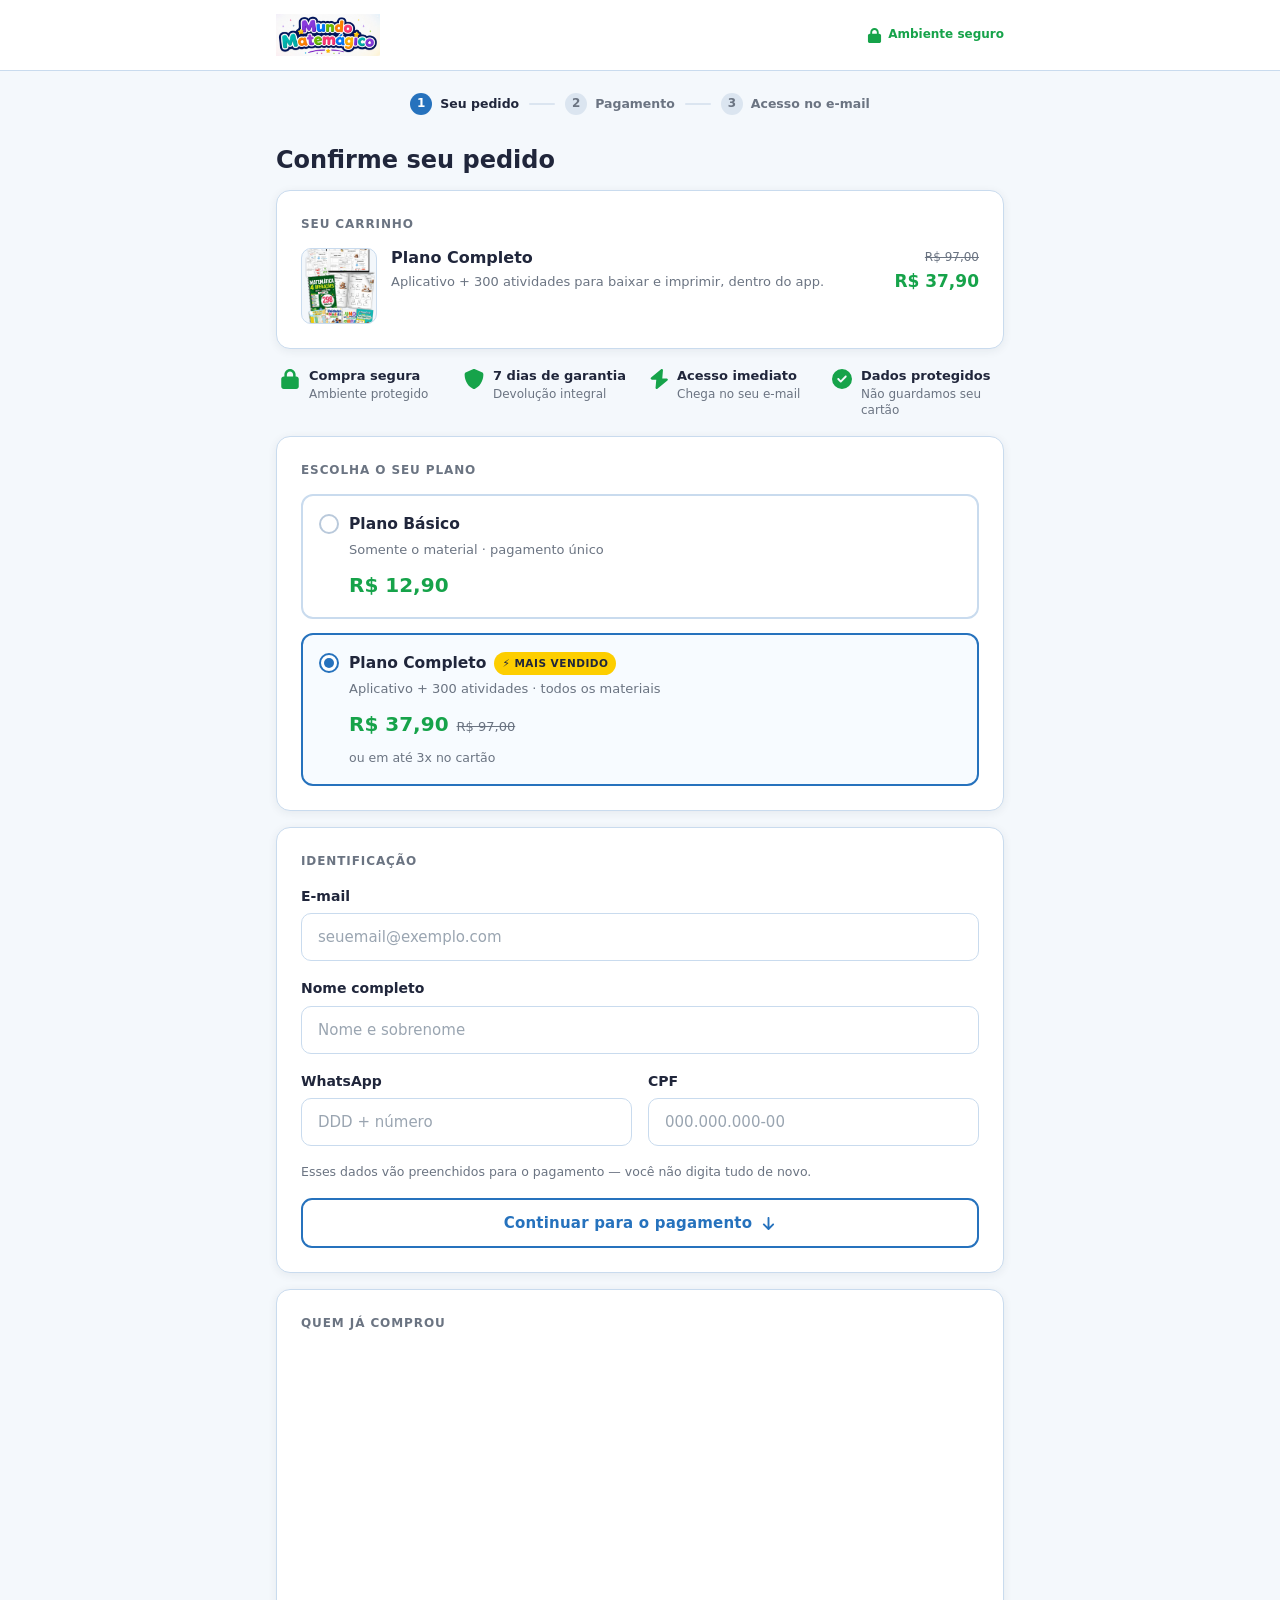
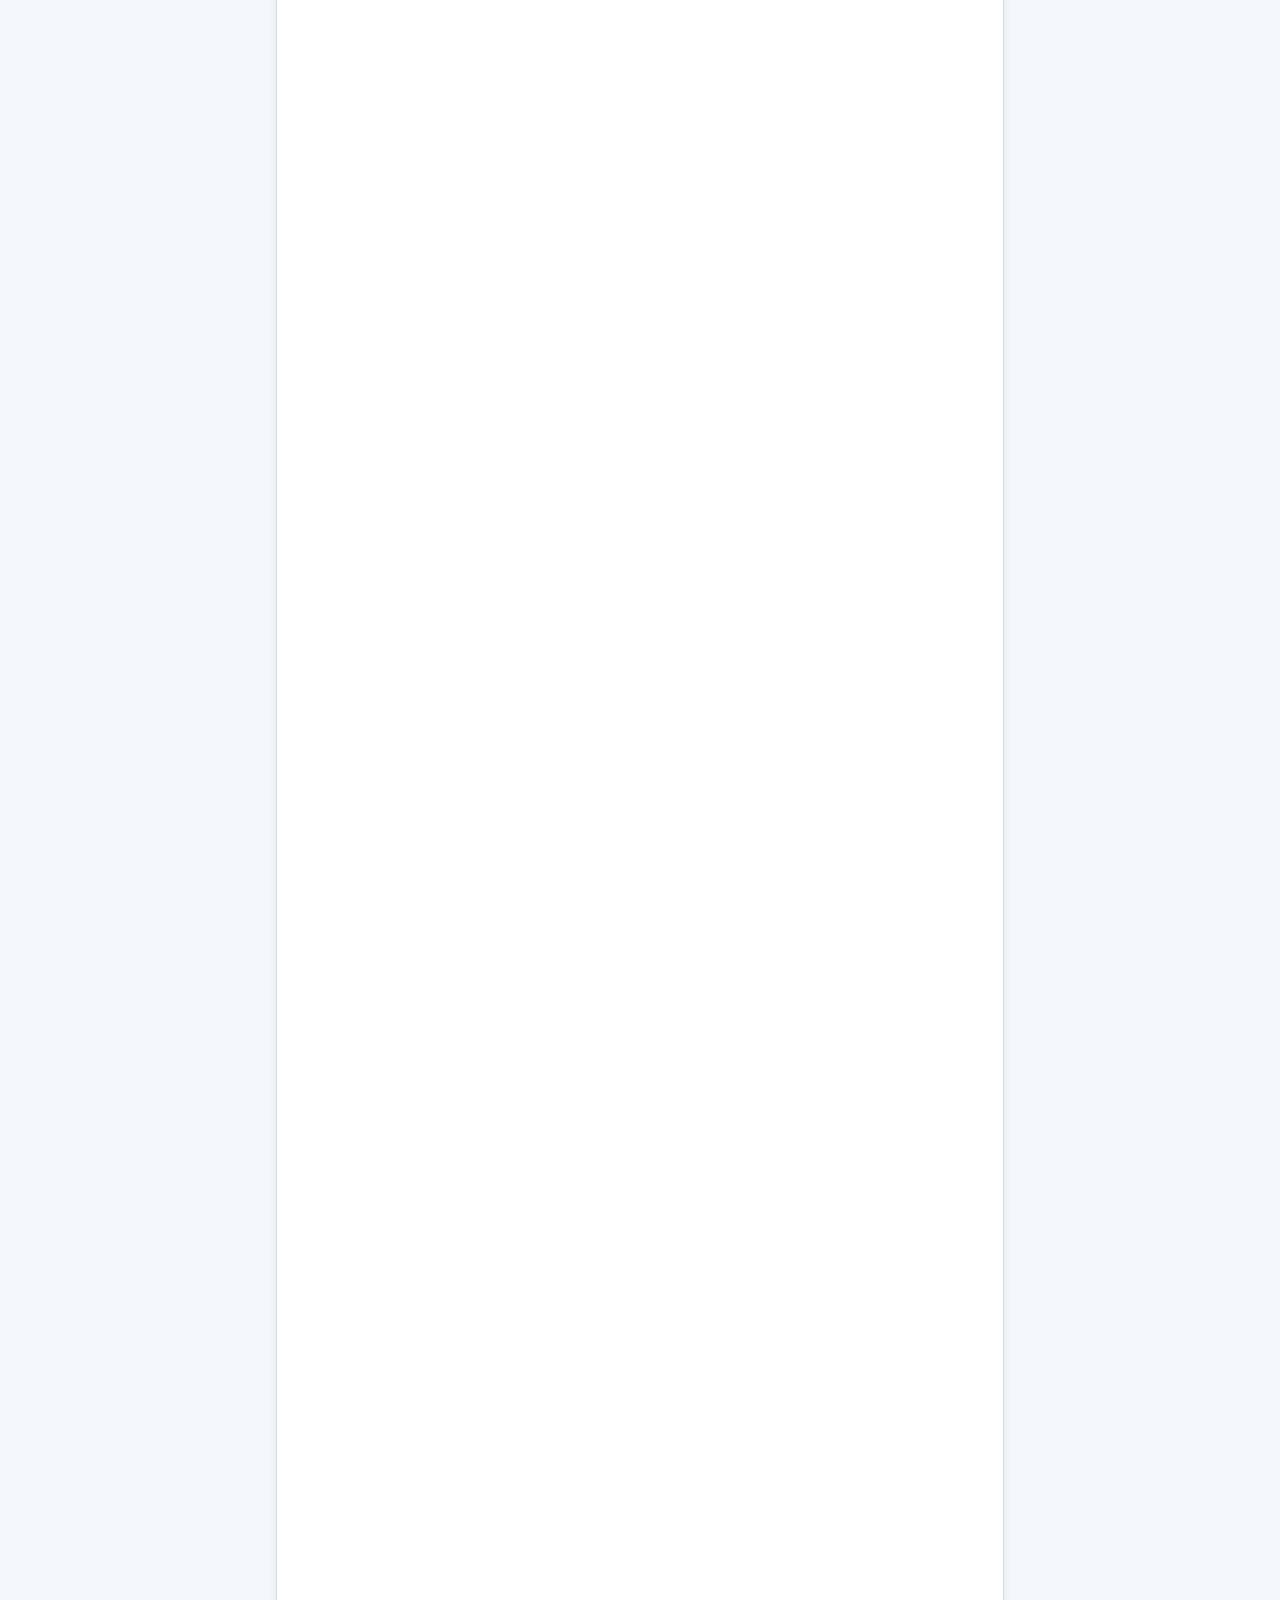
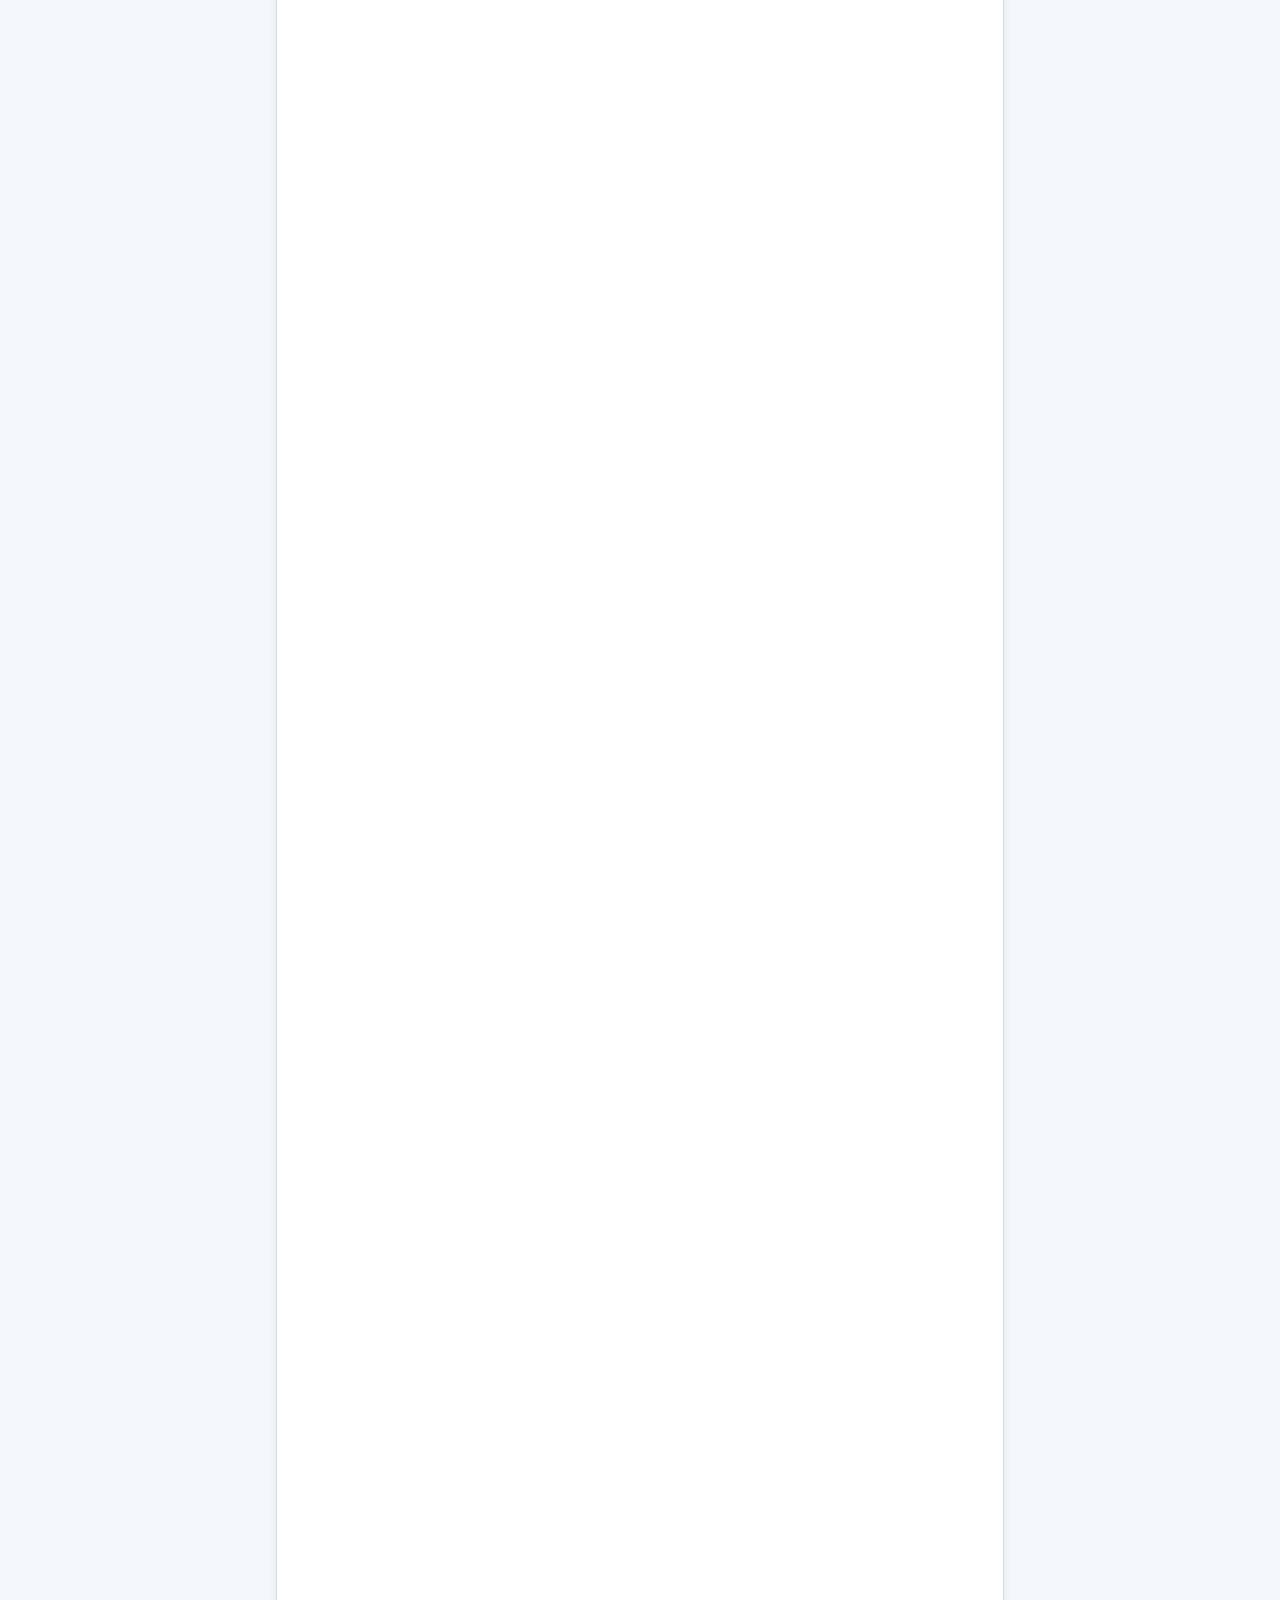
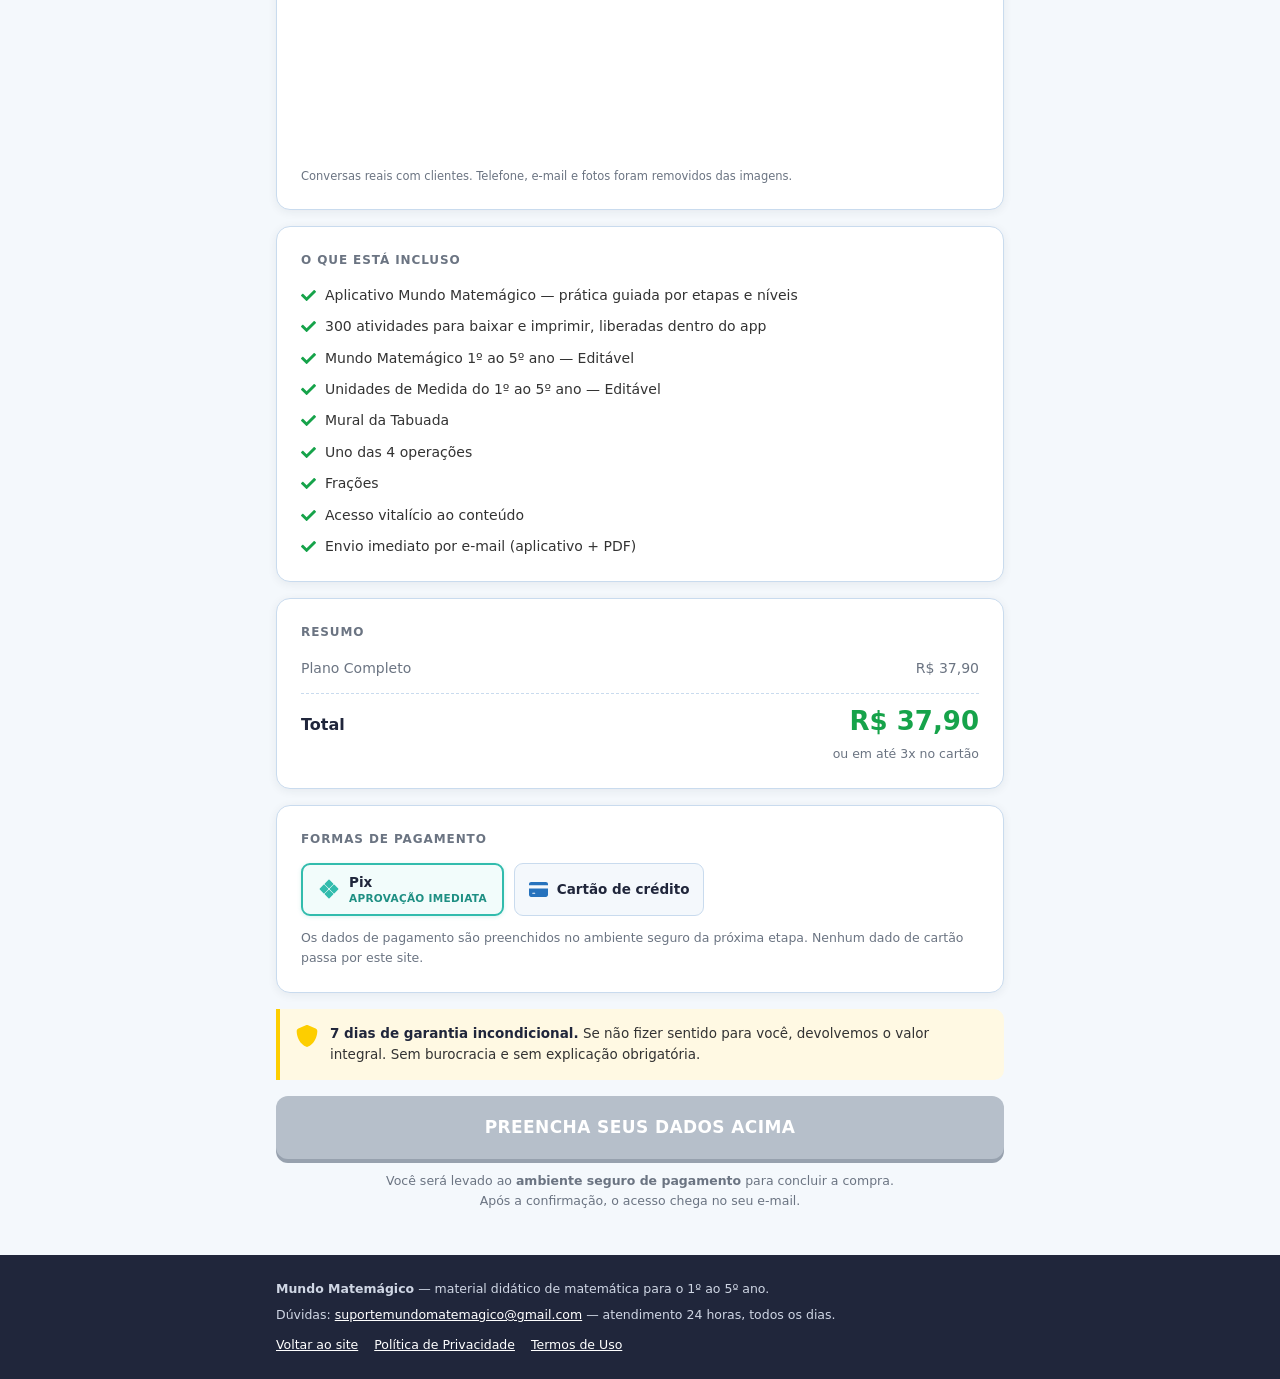
<file: checkout.html>
<!DOCTYPE html>
<html lang="pt-BR">
<head>
<meta charset="UTF-8">
<meta http-equiv="Content-Security-Policy" content="default-src 'self'; script-src 'self' https://connect.facebook.net https://cdn.utmify.com.br; style-src 'self'; img-src 'self' data: https://www.facebook.com; font-src 'self' data:; connect-src https://www.facebook.com https://connect.facebook.net; form-action 'none'; frame-src 'none'; base-uri 'none'">
<meta name="viewport" content="width=device-width, initial-scale=1">
<meta name="robots" content="noindex, nofollow">
<title>Checkout — Mundo Matemágico</title>
<link rel="icon" href="assets/icone-32.png" sizes="32x32">
<link rel="icon" href="assets/icone-192.png" sizes="192x192">
<link rel="apple-touch-icon" href="assets/icone-180.png">
<meta property="og:type" content="website">
<meta property="og:site_name" content="Mundo Matemágico">
<meta property="og:image" content="https://mundomatemagico.vercel.app/assets/og-mundo-matemagico.jpg">
<meta name="twitter:card" content="summary_large_image">
<script src="https://cdn.utmify.com.br/scripts/utms/latest.js" data-utmify-prevent-xcod-sck data-utmify-prevent-subids async defer></script>
<script src="assets/back-redirect.js"></script>
<script src="assets/meta-pixel.js"></script><noscript><img height="1" width="1" style="display:none" alt="" src="https://www.facebook.com/tr?id=923127513721683&amp;ev=PageView&amp;noscript=1"></noscript>
<link rel="stylesheet" href="checkout.css">
</head>
<body>

<header class="barra">
  <div class="wrap">
    <a href="index.html"><img src="assets/logo-mundo-matemagico.jpg" alt="Mundo Matemágico"></a>
    <span class="seguro">
      <svg viewBox="0 0 448 512" aria-hidden="true"><path d="M144 144v48h160v-48c0-44.2-35.8-80-80-80s-80 35.8-80 80zM80 192v-48C80 64.5 144.5 0 224 0s144 64.5 144 144v48h16c35.3 0 64 28.7 64 64v192c0 35.3-28.7 64-64 64H64c-35.3 0-64-28.7-64-64V256c0-35.3 28.7-64 64-64h16z"/></svg>
      Ambiente seguro
    </span>
  </div>
</header>

<div class="wrap">
  <div class="passos">
    <span class="passo on"><span class="n">1</span> Seu pedido</span>
    <span class="sep"></span>
    <span class="passo"><span class="n">2</span> Pagamento</span>
    <span class="sep"></span>
    <span class="passo"><span class="n">3</span> Acesso no e-mail</span>
  </div>
</div>

<main>
<div class="wrap">

  <h1>Confirme seu pedido</h1>

  <!-- avisa quando o link de pagamento ainda nao foi colado em checkout.js -->
  <div class="aviso" id="aviso" role="alert">
    <strong>Configuração pendente:</strong> o link de pagamento do
    <strong id="aviso-plano">plano</strong> ainda não foi cadastrado.
    Abra <code>checkout.js</code> e cole o link de pagamento no campo <code>pay</code> desse plano.
    <em>Este aviso só aparece para você — mas o botão fica desativado para todo mundo até o link ser colado.</em>
  </div>

  <!-- ---------------- carrinho ---------------- -->
  <section class="bloco">
    <h2>Seu carrinho</h2>
    <div class="item">
      <span class="thumb"><img id="item-img" src="" alt=""></span>
      <div>
        <p class="nome" id="item-nome"></p>
        <p class="desc" id="item-desc"></p>
      </div>
      <span class="val">
        <span class="de" id="item-de" hidden></span>
        <span class="preco" id="item-preco"></span>
      </span>
    </div>
  </section>

  <!-- ---------------- selos de confianca ---------------- -->
  <ul class="selos" aria-label="Garantias desta compra">
    <li>
      <svg viewBox="0 0 448 512" aria-hidden="true"><path d="M144 144v48h160v-48c0-44.2-35.8-80-80-80s-80 35.8-80 80zM80 192v-48C80 64.5 144.5 0 224 0s144 64.5 144 144v48h16c35.3 0 64 28.7 64 64v192c0 35.3-28.7 64-64 64H64c-35.3 0-64-28.7-64-64V256c0-35.3 28.7-64 64-64h16z"/></svg>
      <span><b>Compra segura</b>Ambiente protegido</span>
    </li>
    <li>
      <svg viewBox="0 0 512 512" aria-hidden="true"><path d="M256 0c4.6 0 9.2 1 13.4 2.9L457.7 82.8c22 9.3 38.4 31 38.3 57.2-.5 99.2-41.3 280.7-213.6 363.2-16.7 8-36.1 8-52.8 0C57.3 420.7 16.5 239.2 16 140 15.9 113.8 32.3 92.1 54.3 82.8L242.7 2.9C246.8 1 251.4 0 256 0z"/></svg>
      <span><b>7 dias de garantia</b>Devolução integral</span>
    </li>
    <li>
      <svg viewBox="0 0 448 512" aria-hidden="true"><path d="M349.4 44.6c5.6-12.9 1.7-28-9.4-36.5s-26.5-8.3-37.3 .5l-256 208c-10.3 8.4-14.2 22.4-9.5 34.8S54.7 272 68 272l111.5 0L162.6 467.4c-5.6 12.9-1.7 28 9.4 36.5s26.5 8.3 37.3-.5l256-208c10.3-8.4 14.2-22.4 9.5-34.8s-16.5-20.6-29.8-20.6l-111.5 0L349.4 44.6z"/></svg>
      <span><b>Acesso imediato</b>Chega no seu e-mail</span>
    </li>
    <li>
      <svg viewBox="0 0 512 512" aria-hidden="true"><path d="M256 512A256 256 0 1 0 256 0a256 256 0 1 0 0 512zM369 209L241 337c-9.4 9.4-24.6 9.4-33.9 0l-64-64c-9.4-9.4-9.4-24.6 0-33.9s24.6-9.4 33.9 0l47 47L335 175c9.4-9.4 24.6-9.4 33.9 0s9.4 24.6 0 33.9z"/></svg>
      <span><b>Dados protegidos</b>Não guardamos seu cartão</span>
    </li>
  </ul>

  <!-- ---------------- escolha do plano ---------------- -->
  <section class="bloco">
    <h2>Escolha o seu plano</h2>
    <div class="planos" id="planos" role="radiogroup" aria-label="Escolha o seu plano"></div>
  </section>

  <!-- ---------------- identificacao ---------------- -->
  <section class="bloco">
    <h2>Identificação</h2>
    <div class="campos">
      <div class="campo" id="campo-email">
        <label for="f-email">E-mail</label>
        <input type="email" id="f-email" autocomplete="email" inputmode="email"
               spellcheck="false" placeholder="seuemail@exemplo.com">
        <p class="erro">Digite um e-mail válido — é nele que o seu acesso chega.</p>
      </div>
      <div class="campo" id="campo-nome">
        <label for="f-nome">Nome completo</label>
        <input type="text" id="f-nome" autocomplete="name" placeholder="Nome e sobrenome">
        <p class="erro">Informe o nome e o sobrenome.</p>
      </div>
      <div class="dupla">
        <div class="campo" id="campo-fone">
          <label for="f-fone">WhatsApp</label>
          <input type="tel" id="f-fone" autocomplete="tel" inputmode="numeric"
                 maxlength="15" placeholder="DDD + número">
          <p class="erro">Informe DDD + número (10 ou 11 dígitos).</p>
        </div>
        <div class="campo" id="campo-cpf">
          <label for="f-cpf">CPF</label>
          <input type="text" id="f-cpf" inputmode="numeric" autocomplete="off"
                 maxlength="14" placeholder="000.000.000-00">
          <p class="erro">Informe um CPF válido.</p>
        </div>
      </div>
    </div>
    <p class="dica">Esses dados vão preenchidos para o pagamento — você não digita tudo de novo.</p>

    <!-- Atalho ate o botao de compra: entre este ponto e o final da pagina ha
         depoimentos, o resumo e a garantia, e nem todo mundo rola ate la.
         Se algum campo estiver vazio ou errado, o botao aponta o campo em vez
         de descer. -->
    <button type="button" class="descer" id="descer">
      Continuar para o pagamento
      <svg viewBox="0 0 384 512" aria-hidden="true"><path d="M169.4 470.6c12.5 12.5 32.8 12.5 45.3 0l160-160c12.5-12.5 12.5-32.8 0-45.3s-32.8-12.5-45.3 0L224 370.7 224 64c0-17.7-14.3-32-32-32s-32 14.3-32 32l0 306.7L54.6 265.4c-12.5-12.5-32.8-12.5-45.3 0s-12.5 32.8 0 45.3l160 160z"/></svg>
    </button>
  </section>

  <!-- ---------------- quem ja comprou ----------------
       Prints REAIS de conversas no WhatsApp, tratados antes de publicar:
         depoimento-1  recorte que descarta o telefone +55 11 ...
         depoimento-2  recorte que descarta o comprovante (CNPJ e pagador)
         depoimento-3  tarja solida sobre o e-mail e sobre o telefone que
                       aparecia na resposta citada; rodape cortado onde a
                       mensagem seguinte comecava. A figurinha e um sticker
                       do WhatsApp, nao foto de cliente
       Os originais NAO ficam na pasta do site. Se trocar alguma imagem,
       trate antes: dado pessoal de cliente nao pode ir para a pagina. -->
  <section class="bloco">
    <h2>Quem já comprou</h2>

    <div class="prints" role="group" aria-label="Conversas com clientes no WhatsApp">
      <figure>
        <img src="assets/depoimento-1.jpg" width="828" height="1469" loading="lazy" decoding="async"
             alt="Conversa no WhatsApp: cliente escreve que o material chegou, que é excelente, e se desculpa pela desconfiança porque há muito golpe por aí.">
      </figure>
      <figure>
        <img src="assets/depoimento-2.jpg" width="828" height="1471" loading="lazy" decoding="async"
             alt="Conversa no WhatsApp: cliente diz que estava com medo de comprar e que o material é perfeito.">
      </figure>
      <figure>
        <img src="assets/depoimento-3.jpg" width="640" height="1102" loading="lazy" decoding="async"
             alt="Conversa no WhatsApp: cliente diz que amou muito o material e agradece, recebe as boas-vindas da loja e responde com uma figurinha de carinho.">
      </figure>
    </div>

    <p class="fonte">Conversas reais com clientes. Telefone, e-mail e fotos foram removidos das imagens.</p>
  </section>

  <!-- ---------------- o que esta incluso ---------------- -->
  <section class="bloco">
    <h2>O que está incluso</h2>
    <ul class="inclui" id="inclui"></ul>
  </section>

  <!-- ---------------- resumo + pagamento ---------------- -->
  <section class="bloco">
    <h2>Resumo</h2>
    <div class="resumo-linha">
      <span id="sub-nome"></span>
      <span id="sub-valor"></span>
    </div>
    <div class="resumo-total">
      <span class="rot">Total</span>
      <span class="v" id="total"></span>
    </div>
    <p class="parcelado" id="parcelado"></p>
  </section>

  <section class="bloco">
    <h2>Formas de pagamento</h2>
    <!-- Pix primeiro e em destaque: e o meio com aprovacao imediata, entao
         e o que leva o cliente ao material mais rapido. -->
    <div class="formas">
      <span class="forma principal">
        <svg class="pix" viewBox="0 0 48 48" aria-hidden="true"><g fill="#32BCAD" stroke="#32BCAD" stroke-width="3" stroke-linejoin="round"><path d="M24 5 32 13 24 21 16 13Z"/><path d="M43 24 35 32 27 24 35 16Z"/><path d="M24 43 16 35 24 27 32 35Z"/><path d="M5 24 13 16 21 24 13 32Z"/></g></svg>
        <span class="rot">Pix<b>Aprovação imediata</b></span>
      </span>
      <span class="forma">
        <svg class="card" viewBox="0 0 576 512" aria-hidden="true"><path d="M64 32C28.7 32 0 60.7 0 96v32h576V96c0-35.3-28.7-64-64-64H64zM576 224H0v192c0 35.3 28.7 64 64 64h448c35.3 0 64-28.7 64-64V224zM112 352h64c8.8 0 16 7.2 16 16s-7.2 16-16 16h-64c-8.8 0-16-7.2-16-16s7.2-16 16-16z"/></svg>
        <span class="rot">Cartão de crédito</span>
      </span>
    </div>
    <p class="nota">Os dados de pagamento são preenchidos no ambiente seguro da próxima etapa. Nenhum dado de cartão passa por este site.</p>
  </section>

  <!-- ---------------- garantia ---------------- -->
  <div class="garantia">
    <svg viewBox="0 0 512 512" aria-hidden="true"><path d="M256 0c4.6 0 9.2 1 13.4 2.9L457.7 82.8c22 9.3 38.4 31 38.3 57.2-.5 99.2-41.3 280.7-213.6 363.2-16.7 8-36.1 8-52.8 0C57.3 420.7 16.5 239.2 16 140 15.9 113.8 32.3 92.1 54.3 82.8L242.7 2.9C246.8 1 251.4 0 256 0z"/></svg>
    <p><strong>7 dias de garantia incondicional.</strong> Se não fizer sentido para você, devolvemos o valor integral. Sem burocracia e sem explicação obrigatória.</p>
  </div>

  <a class="cta" id="cta" href="#" rel="noopener">IR PARA O PAGAMENTO SEGURO</a>
  <p class="pos-cta">Você será levado ao <strong>ambiente seguro de pagamento</strong> para concluir a compra.<br>Após a confirmação, o acesso chega no seu e-mail.</p>

</div>
</main>

<footer>
  <div class="wrap">
    <p><strong>Mundo Matemágico</strong> — material didático de matemática para o 1º ao 5º ano.</p>
    <p>Dúvidas: <a href="mailto:suportemundomatemagico@gmail.com">suportemundomatemagico@gmail.com</a> — atendimento 24 horas, todos os dias.</p>
    <div class="links">
      <a href="index.html">Voltar ao site</a>
      <a href="politica-de-privacidade.html">Política de Privacidade</a>
      <a href="termos-de-uso.html">Termos de Uso</a>
    </div>
  </div>
</footer>

<script src="checkout.js"></script>
</body>
</html>
</file>
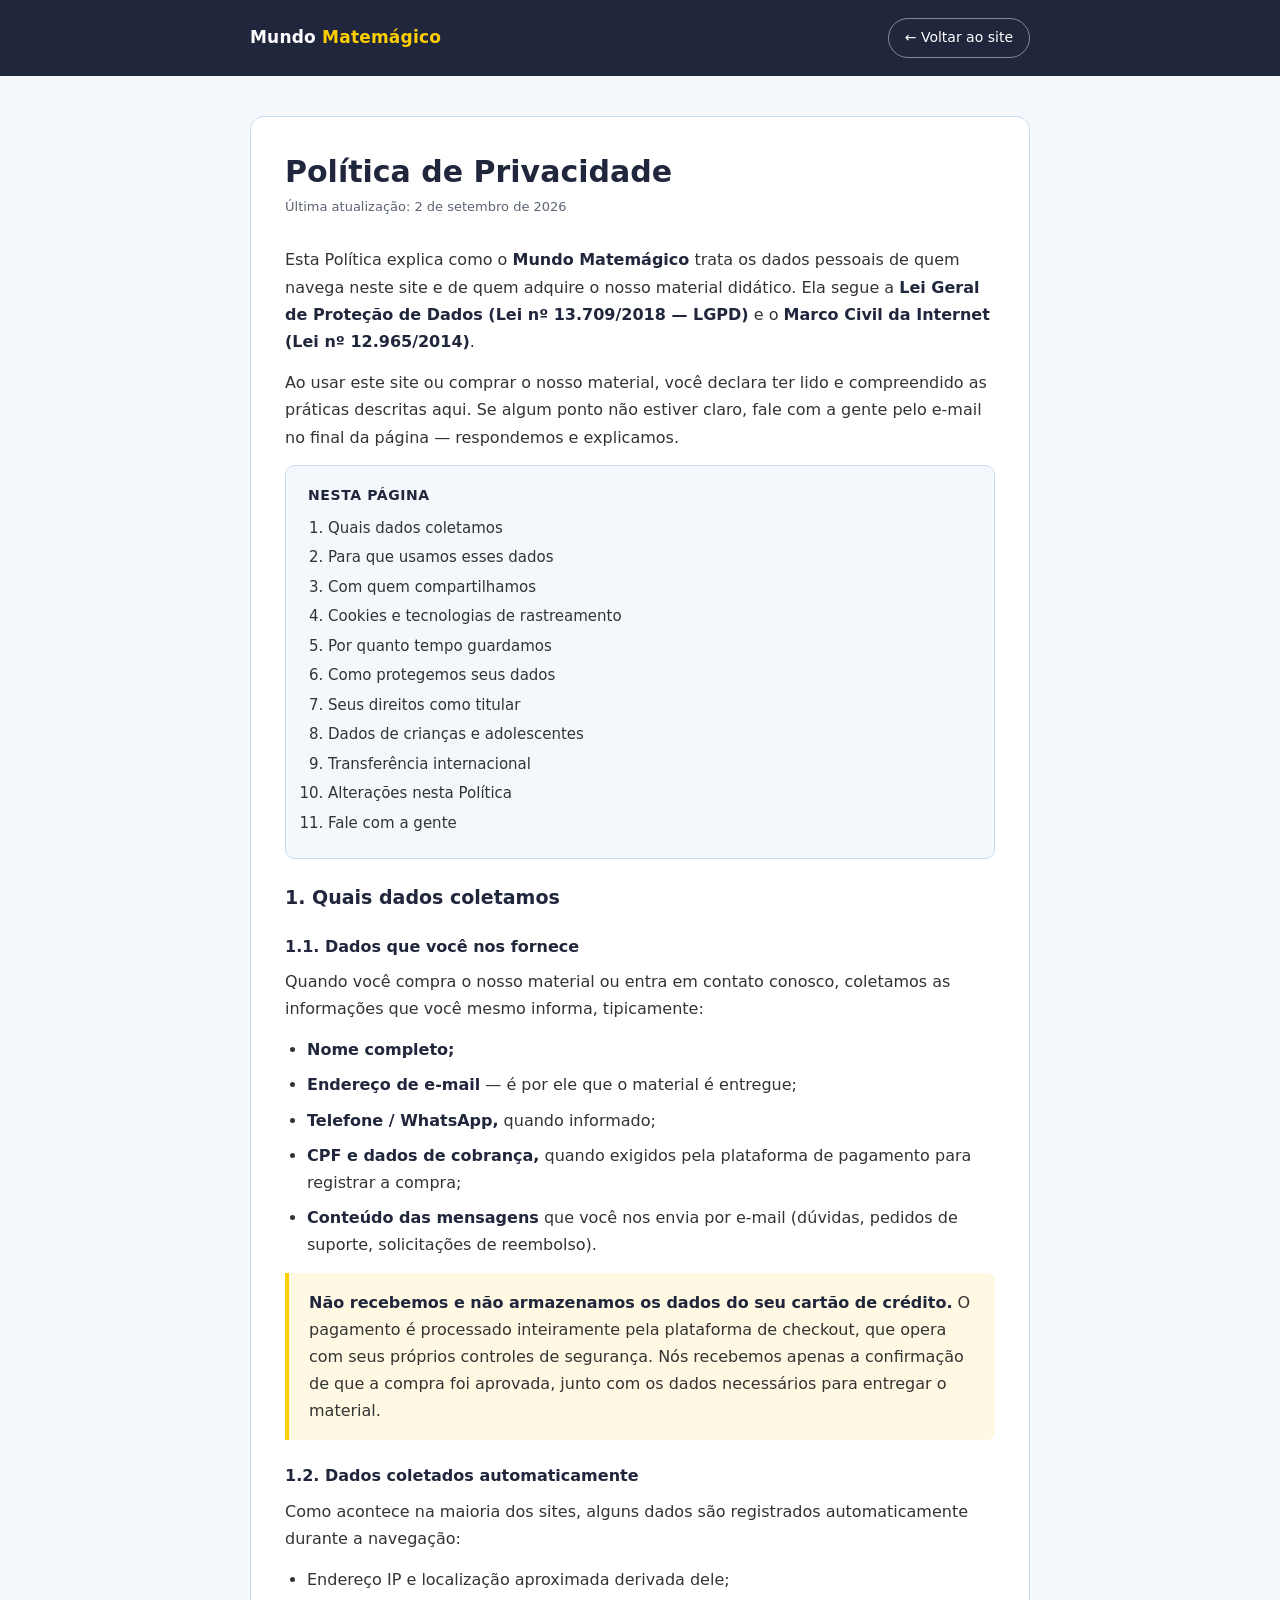
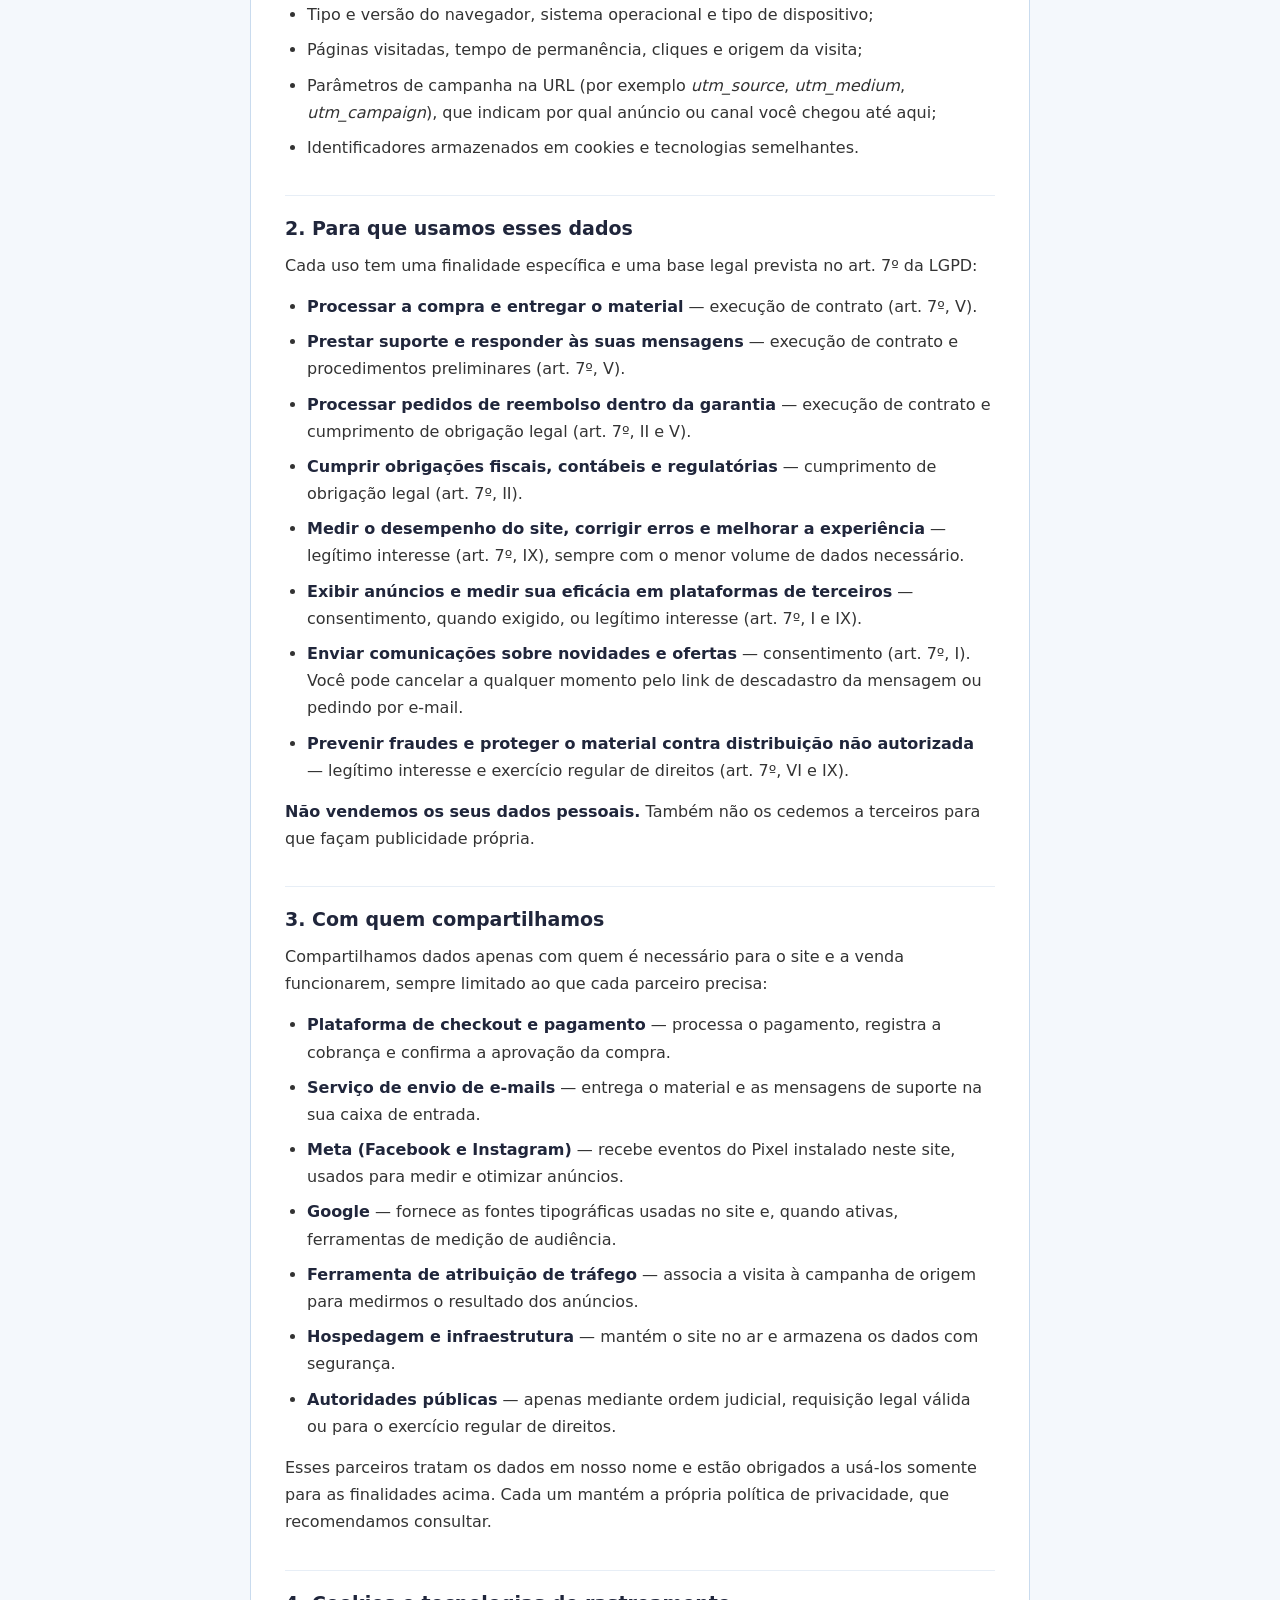
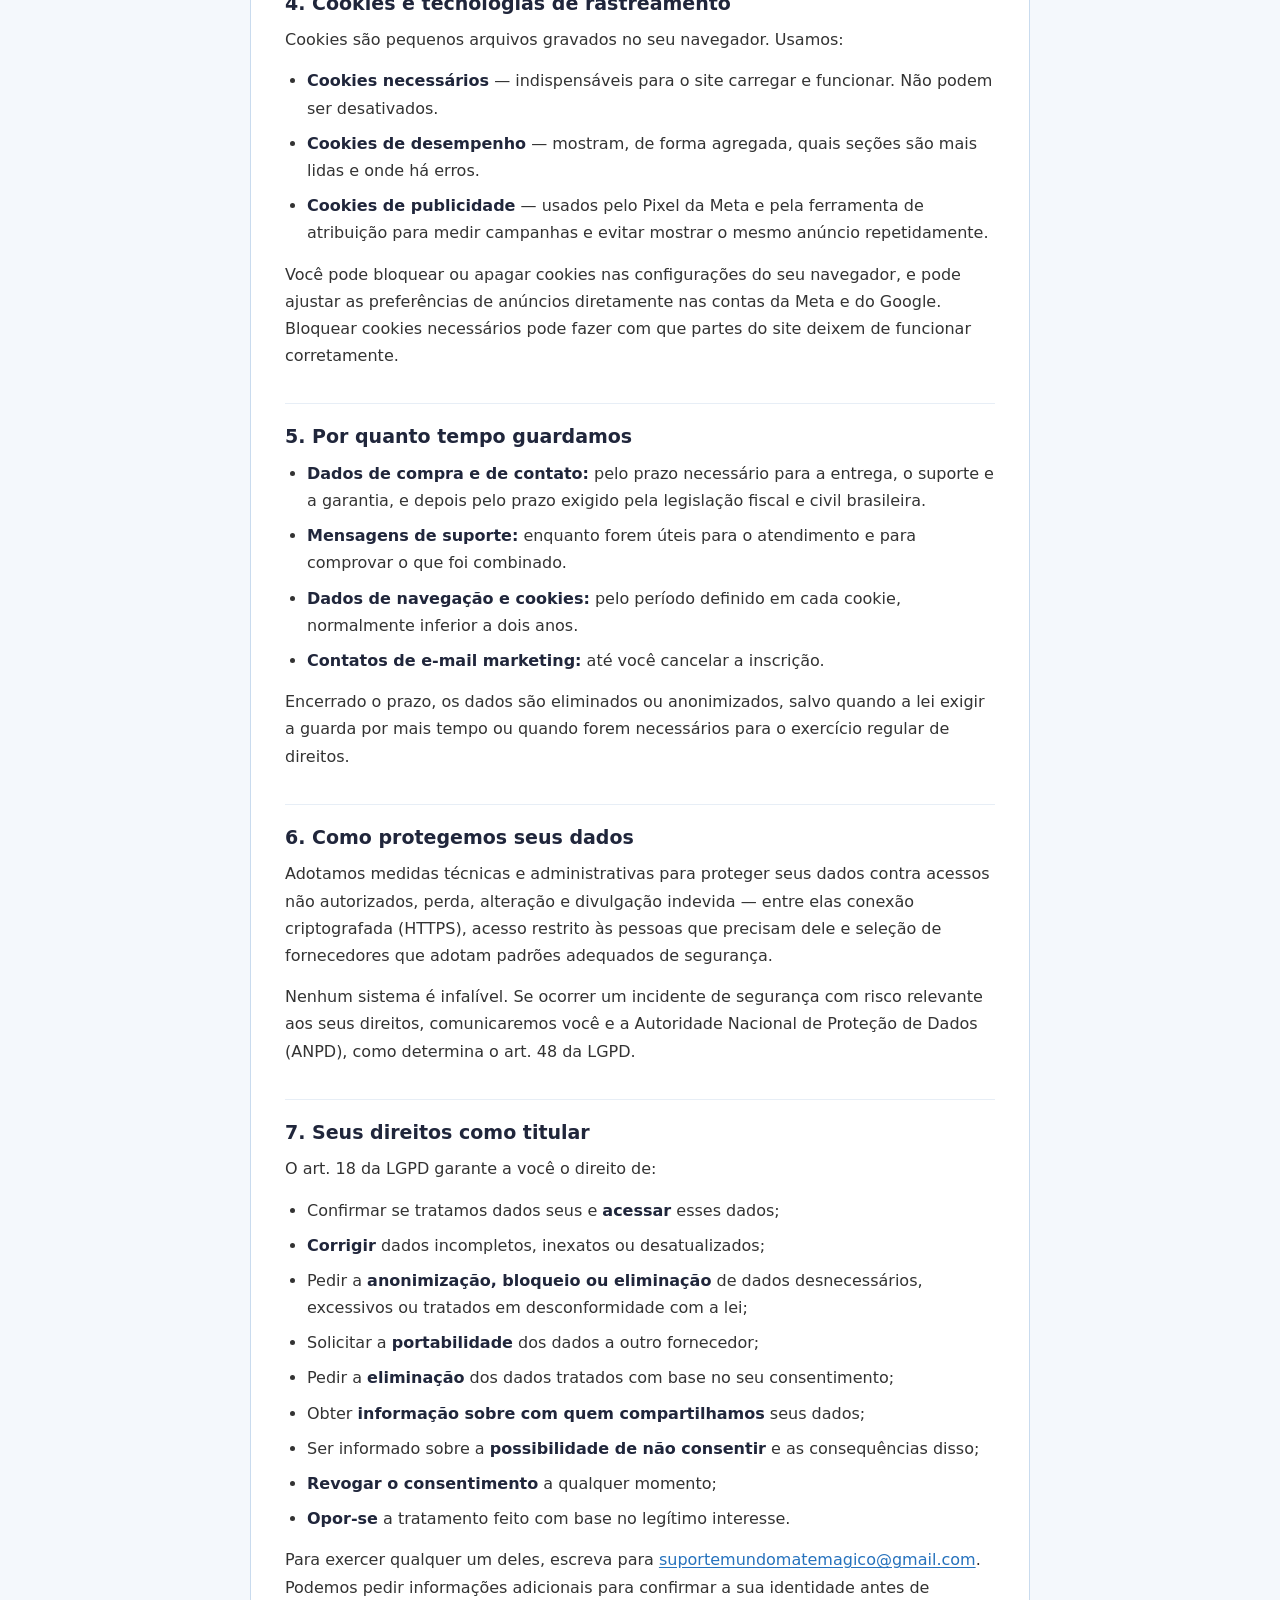
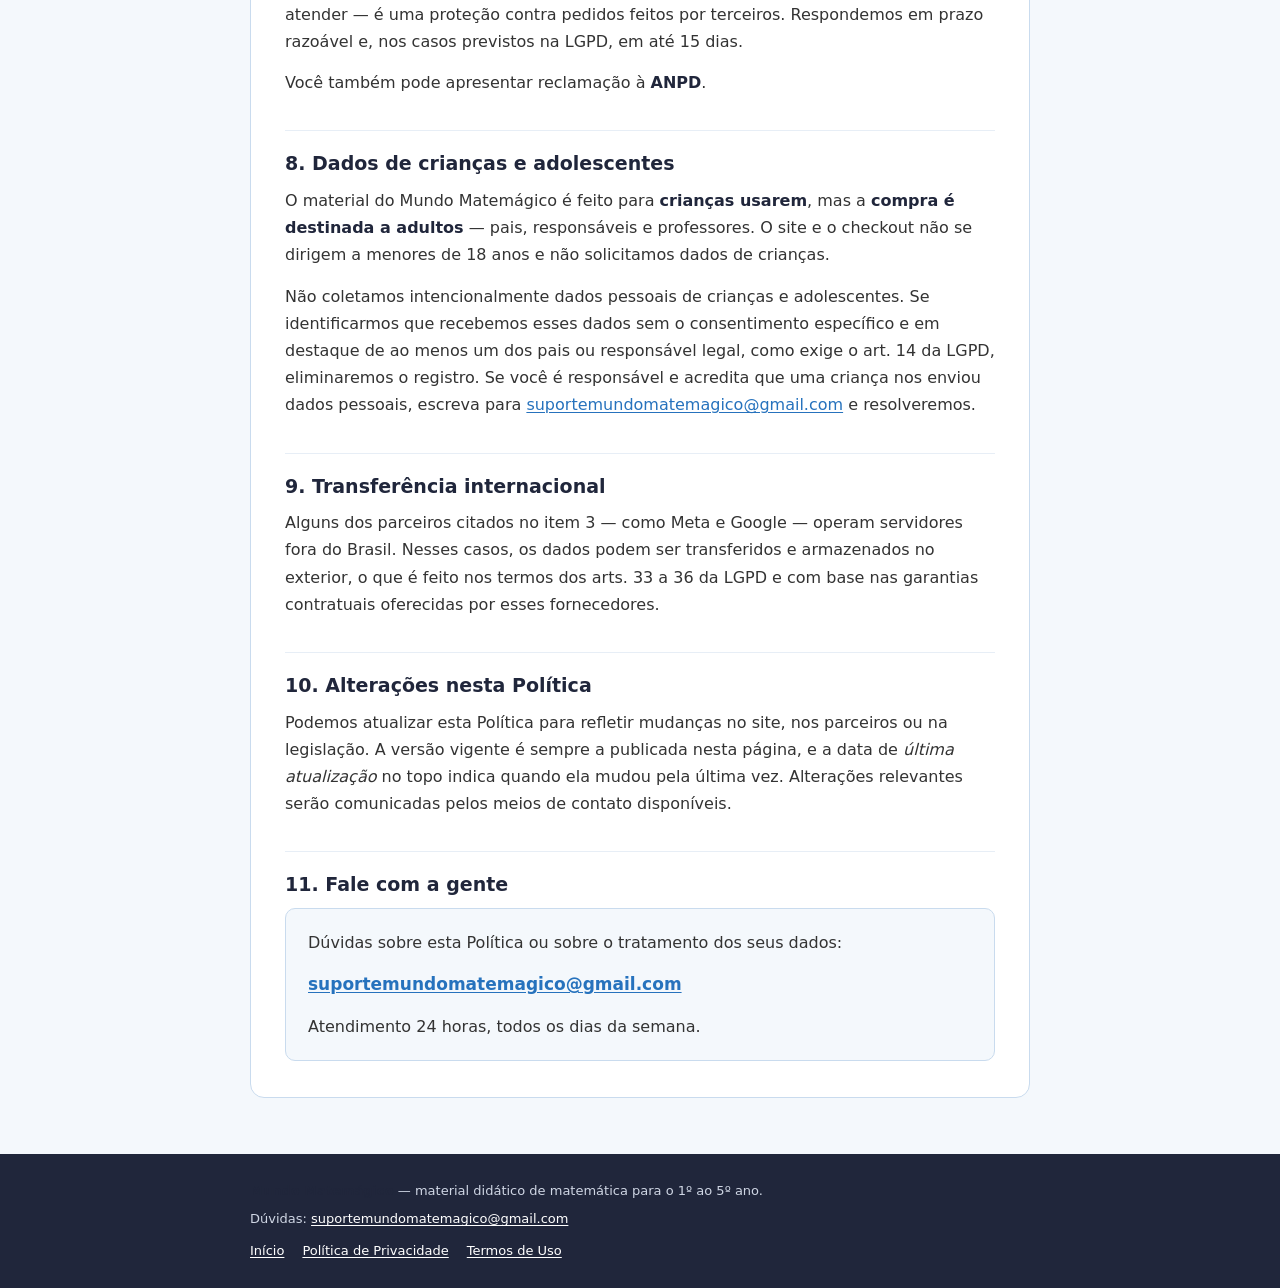
<file: politica-de-privacidade.html>
<!DOCTYPE html>
<html lang="pt-BR">
<head>
<meta charset="UTF-8">
<meta http-equiv="Content-Security-Policy" content="default-src 'self'; script-src 'none'; style-src 'self'; img-src 'self' data:; font-src 'self' data:; connect-src 'none'; form-action 'none'; frame-src 'none'; base-uri 'none'">
<meta name="viewport" content="width=device-width, initial-scale=1">
<meta name="robots" content="index, follow">
<title>Política de Privacidade — Mundo Matemágico</title>
<meta name="description" content="Como o Mundo Matemágico coleta, usa, compartilha e protege os dados pessoais de quem visita o site e adquire nosso material.">
<link rel="icon" href="assets/icone-32.png" sizes="32x32">
<link rel="icon" href="assets/icone-192.png" sizes="192x192">
<link rel="apple-touch-icon" href="assets/icone-180.png">
<meta property="og:type" content="website">
<meta property="og:site_name" content="Mundo Matemágico">
<meta property="og:image" content="https://mundomatemagico.vercel.app/assets/og-mundo-matemagico.jpg">
<meta name="twitter:card" content="summary_large_image">
<link rel="stylesheet" href="_legal.css">
</head>
<body>

<header class="topo">
  <div class="wrap">
    <a class="marca" href="index.html">Mundo <span>Matemágico</span></a>
    <a class="voltar" href="index.html">&larr; Voltar ao site</a>
  </div>
</header>

<main>
<div class="wrap">
<article class="card">

  <h1>Política de Privacidade</h1>
  <p class="atualizado">Última atualização: 2 de setembro de 2026</p>

  <p>Esta Política explica como o <strong>Mundo Matemágico</strong> trata os dados pessoais de quem navega neste site e de quem adquire o nosso material didático. Ela segue a <strong>Lei Geral de Proteção de Dados (Lei nº 13.709/2018 — LGPD)</strong> e o <strong>Marco Civil da Internet (Lei nº 12.965/2014)</strong>.</p>

  <p>Ao usar este site ou comprar o nosso material, você declara ter lido e compreendido as práticas descritas aqui. Se algum ponto não estiver claro, fale com a gente pelo e-mail no final da página — respondemos e explicamos.</p>

  <div class="sumario">
    <p>Nesta página</p>
    <ol>
      <li>Quais dados coletamos</li>
      <li>Para que usamos esses dados</li>
      <li>Com quem compartilhamos</li>
      <li>Cookies e tecnologias de rastreamento</li>
      <li>Por quanto tempo guardamos</li>
      <li>Como protegemos seus dados</li>
      <li>Seus direitos como titular</li>
      <li>Dados de crianças e adolescentes</li>
      <li>Transferência internacional</li>
      <li>Alterações nesta Política</li>
      <li>Fale com a gente</li>
    </ol>
  </div>

  <h2>1. Quais dados coletamos</h2>

  <h3>1.1. Dados que você nos fornece</h3>
  <p>Quando você compra o nosso material ou entra em contato conosco, coletamos as informações que você mesmo informa, tipicamente:</p>
  <ul>
    <li><strong>Nome completo;</strong></li>
    <li><strong>Endereço de e-mail</strong> — é por ele que o material é entregue;</li>
    <li><strong>Telefone / WhatsApp,</strong> quando informado;</li>
    <li><strong>CPF e dados de cobrança,</strong> quando exigidos pela plataforma de pagamento para registrar a compra;</li>
    <li><strong>Conteúdo das mensagens</strong> que você nos envia por e-mail (dúvidas, pedidos de suporte, solicitações de reembolso).</li>
  </ul>

  <div class="destaque">
    <p><strong>Não recebemos e não armazenamos os dados do seu cartão de crédito.</strong> O pagamento é processado inteiramente pela plataforma de checkout, que opera com seus próprios controles de segurança. Nós recebemos apenas a confirmação de que a compra foi aprovada, junto com os dados necessários para entregar o material.</p>
  </div>

  <h3>1.2. Dados coletados automaticamente</h3>
  <p>Como acontece na maioria dos sites, alguns dados são registrados automaticamente durante a navegação:</p>
  <ul>
    <li>Endereço IP e localização aproximada derivada dele;</li>
    <li>Tipo e versão do navegador, sistema operacional e tipo de dispositivo;</li>
    <li>Páginas visitadas, tempo de permanência, cliques e origem da visita;</li>
    <li>Parâmetros de campanha na URL (por exemplo <em>utm_source</em>, <em>utm_medium</em>, <em>utm_campaign</em>), que indicam por qual anúncio ou canal você chegou até aqui;</li>
    <li>Identificadores armazenados em cookies e tecnologias semelhantes.</li>
  </ul>

  <h2>2. Para que usamos esses dados</h2>
  <p>Cada uso tem uma finalidade específica e uma base legal prevista no art. 7º da LGPD:</p>
  <ul>
    <li><strong>Processar a compra e entregar o material</strong> — execução de contrato (art. 7º, V).</li>
    <li><strong>Prestar suporte e responder às suas mensagens</strong> — execução de contrato e procedimentos preliminares (art. 7º, V).</li>
    <li><strong>Processar pedidos de reembolso dentro da garantia</strong> — execução de contrato e cumprimento de obrigação legal (art. 7º, II e V).</li>
    <li><strong>Cumprir obrigações fiscais, contábeis e regulatórias</strong> — cumprimento de obrigação legal (art. 7º, II).</li>
    <li><strong>Medir o desempenho do site, corrigir erros e melhorar a experiência</strong> — legítimo interesse (art. 7º, IX), sempre com o menor volume de dados necessário.</li>
    <li><strong>Exibir anúncios e medir sua eficácia em plataformas de terceiros</strong> — consentimento, quando exigido, ou legítimo interesse (art. 7º, I e IX).</li>
    <li><strong>Enviar comunicações sobre novidades e ofertas</strong> — consentimento (art. 7º, I). Você pode cancelar a qualquer momento pelo link de descadastro da mensagem ou pedindo por e-mail.</li>
    <li><strong>Prevenir fraudes e proteger o material contra distribuição não autorizada</strong> — legítimo interesse e exercício regular de direitos (art. 7º, VI e IX).</li>
  </ul>
  <p><strong>Não vendemos os seus dados pessoais.</strong> Também não os cedemos a terceiros para que façam publicidade própria.</p>

  <h2>3. Com quem compartilhamos</h2>
  <p>Compartilhamos dados apenas com quem é necessário para o site e a venda funcionarem, sempre limitado ao que cada parceiro precisa:</p>
  <ul>
    <li><strong>Plataforma de checkout e pagamento</strong> — processa o pagamento, registra a cobrança e confirma a aprovação da compra.</li>
    <li><strong>Serviço de envio de e-mails</strong> — entrega o material e as mensagens de suporte na sua caixa de entrada.</li>
    <li><strong>Meta (Facebook e Instagram)</strong> — recebe eventos do Pixel instalado neste site, usados para medir e otimizar anúncios.</li>
    <li><strong>Google</strong> — fornece as fontes tipográficas usadas no site e, quando ativas, ferramentas de medição de audiência.</li>
    <li><strong>Ferramenta de atribuição de tráfego</strong> — associa a visita à campanha de origem para medirmos o resultado dos anúncios.</li>
    <li><strong>Hospedagem e infraestrutura</strong> — mantém o site no ar e armazena os dados com segurança.</li>
    <li><strong>Autoridades públicas</strong> — apenas mediante ordem judicial, requisição legal válida ou para o exercício regular de direitos.</li>
  </ul>
  <p>Esses parceiros tratam os dados em nosso nome e estão obrigados a usá-los somente para as finalidades acima. Cada um mantém a própria política de privacidade, que recomendamos consultar.</p>

  <h2>4. Cookies e tecnologias de rastreamento</h2>
  <p>Cookies são pequenos arquivos gravados no seu navegador. Usamos:</p>
  <ul>
    <li><strong>Cookies necessários</strong> — indispensáveis para o site carregar e funcionar. Não podem ser desativados.</li>
    <li><strong>Cookies de desempenho</strong> — mostram, de forma agregada, quais seções são mais lidas e onde há erros.</li>
    <li><strong>Cookies de publicidade</strong> — usados pelo Pixel da Meta e pela ferramenta de atribuição para medir campanhas e evitar mostrar o mesmo anúncio repetidamente.</li>
  </ul>
  <p>Você pode bloquear ou apagar cookies nas configurações do seu navegador, e pode ajustar as preferências de anúncios diretamente nas contas da Meta e do Google. Bloquear cookies necessários pode fazer com que partes do site deixem de funcionar corretamente.</p>

  <h2>5. Por quanto tempo guardamos</h2>
  <ul>
    <li><strong>Dados de compra e de contato:</strong> pelo prazo necessário para a entrega, o suporte e a garantia, e depois pelo prazo exigido pela legislação fiscal e civil brasileira.</li>
    <li><strong>Mensagens de suporte:</strong> enquanto forem úteis para o atendimento e para comprovar o que foi combinado.</li>
    <li><strong>Dados de navegação e cookies:</strong> pelo período definido em cada cookie, normalmente inferior a dois anos.</li>
    <li><strong>Contatos de e-mail marketing:</strong> até você cancelar a inscrição.</li>
  </ul>
  <p>Encerrado o prazo, os dados são eliminados ou anonimizados, salvo quando a lei exigir a guarda por mais tempo ou quando forem necessários para o exercício regular de direitos.</p>

  <h2>6. Como protegemos seus dados</h2>
  <p>Adotamos medidas técnicas e administrativas para proteger seus dados contra acessos não autorizados, perda, alteração e divulgação indevida — entre elas conexão criptografada (HTTPS), acesso restrito às pessoas que precisam dele e seleção de fornecedores que adotam padrões adequados de segurança.</p>
  <p>Nenhum sistema é infalível. Se ocorrer um incidente de segurança com risco relevante aos seus direitos, comunicaremos você e a Autoridade Nacional de Proteção de Dados (ANPD), como determina o art. 48 da LGPD.</p>

  <h2>7. Seus direitos como titular</h2>
  <p>O art. 18 da LGPD garante a você o direito de:</p>
  <ul>
    <li>Confirmar se tratamos dados seus e <strong>acessar</strong> esses dados;</li>
    <li><strong>Corrigir</strong> dados incompletos, inexatos ou desatualizados;</li>
    <li>Pedir a <strong>anonimização, bloqueio ou eliminação</strong> de dados desnecessários, excessivos ou tratados em desconformidade com a lei;</li>
    <li>Solicitar a <strong>portabilidade</strong> dos dados a outro fornecedor;</li>
    <li>Pedir a <strong>eliminação</strong> dos dados tratados com base no seu consentimento;</li>
    <li>Obter <strong>informação sobre com quem compartilhamos</strong> seus dados;</li>
    <li>Ser informado sobre a <strong>possibilidade de não consentir</strong> e as consequências disso;</li>
    <li><strong>Revogar o consentimento</strong> a qualquer momento;</li>
    <li><strong>Opor-se</strong> a tratamento feito com base no legítimo interesse.</li>
  </ul>
  <p>Para exercer qualquer um deles, escreva para <a href="mailto:suportemundomatemagico@gmail.com?subject=LGPD%20-%20Direitos%20do%20titular">suportemundomatemagico@gmail.com</a>. Podemos pedir informações adicionais para confirmar a sua identidade antes de atender — é uma proteção contra pedidos feitos por terceiros. Respondemos em prazo razoável e, nos casos previstos na LGPD, em até 15 dias.</p>
  <p>Você também pode apresentar reclamação à <strong>ANPD</strong>.</p>

  <h2>8. Dados de crianças e adolescentes</h2>
  <p>O material do Mundo Matemágico é feito para <strong>crianças usarem</strong>, mas a <strong>compra é destinada a adultos</strong> — pais, responsáveis e professores. O site e o checkout não se dirigem a menores de 18 anos e não solicitamos dados de crianças.</p>
  <p>Não coletamos intencionalmente dados pessoais de crianças e adolescentes. Se identificarmos que recebemos esses dados sem o consentimento específico e em destaque de ao menos um dos pais ou responsável legal, como exige o art. 14 da LGPD, eliminaremos o registro. Se você é responsável e acredita que uma criança nos enviou dados pessoais, escreva para <a href="mailto:suportemundomatemagico@gmail.com?subject=Dados%20de%20crian%C3%A7a">suportemundomatemagico@gmail.com</a> e resolveremos.</p>

  <h2>9. Transferência internacional</h2>
  <p>Alguns dos parceiros citados no item 3 — como Meta e Google — operam servidores fora do Brasil. Nesses casos, os dados podem ser transferidos e armazenados no exterior, o que é feito nos termos dos arts. 33 a 36 da LGPD e com base nas garantias contratuais oferecidas por esses fornecedores.</p>

  <h2>10. Alterações nesta Política</h2>
  <p>Podemos atualizar esta Política para refletir mudanças no site, nos parceiros ou na legislação. A versão vigente é sempre a publicada nesta página, e a data de <em>última atualização</em> no topo indica quando ela mudou pela última vez. Alterações relevantes serão comunicadas pelos meios de contato disponíveis.</p>

  <h2>11. Fale com a gente</h2>
  <div class="contato">
    <p>Dúvidas sobre esta Política ou sobre o tratamento dos seus dados:</p>
    <p class="email"><a href="mailto:suportemundomatemagico@gmail.com?subject=Privacidade%20-%20Mundo%20Matem%C3%A1gico">suportemundomatemagico@gmail.com</a></p>
    <p>Atendimento 24 horas, todos os dias da semana.</p>
  </div>

</article>
</div>
</main>

<footer>
  <div class="wrap">
    <p><strong>Mundo Matemágico</strong> — material didático de matemática para o 1º ao 5º ano.</p>
    <p>Dúvidas: <a href="mailto:suportemundomatemagico@gmail.com">suportemundomatemagico@gmail.com</a></p>
    <div class="links">
      <a href="index.html">Início</a>
      <a href="politica-de-privacidade.html">Política de Privacidade</a>
      <a href="termos-de-uso.html">Termos de Uso</a>
    </div>
  </div>
</footer>

</body>
</html>
</file>
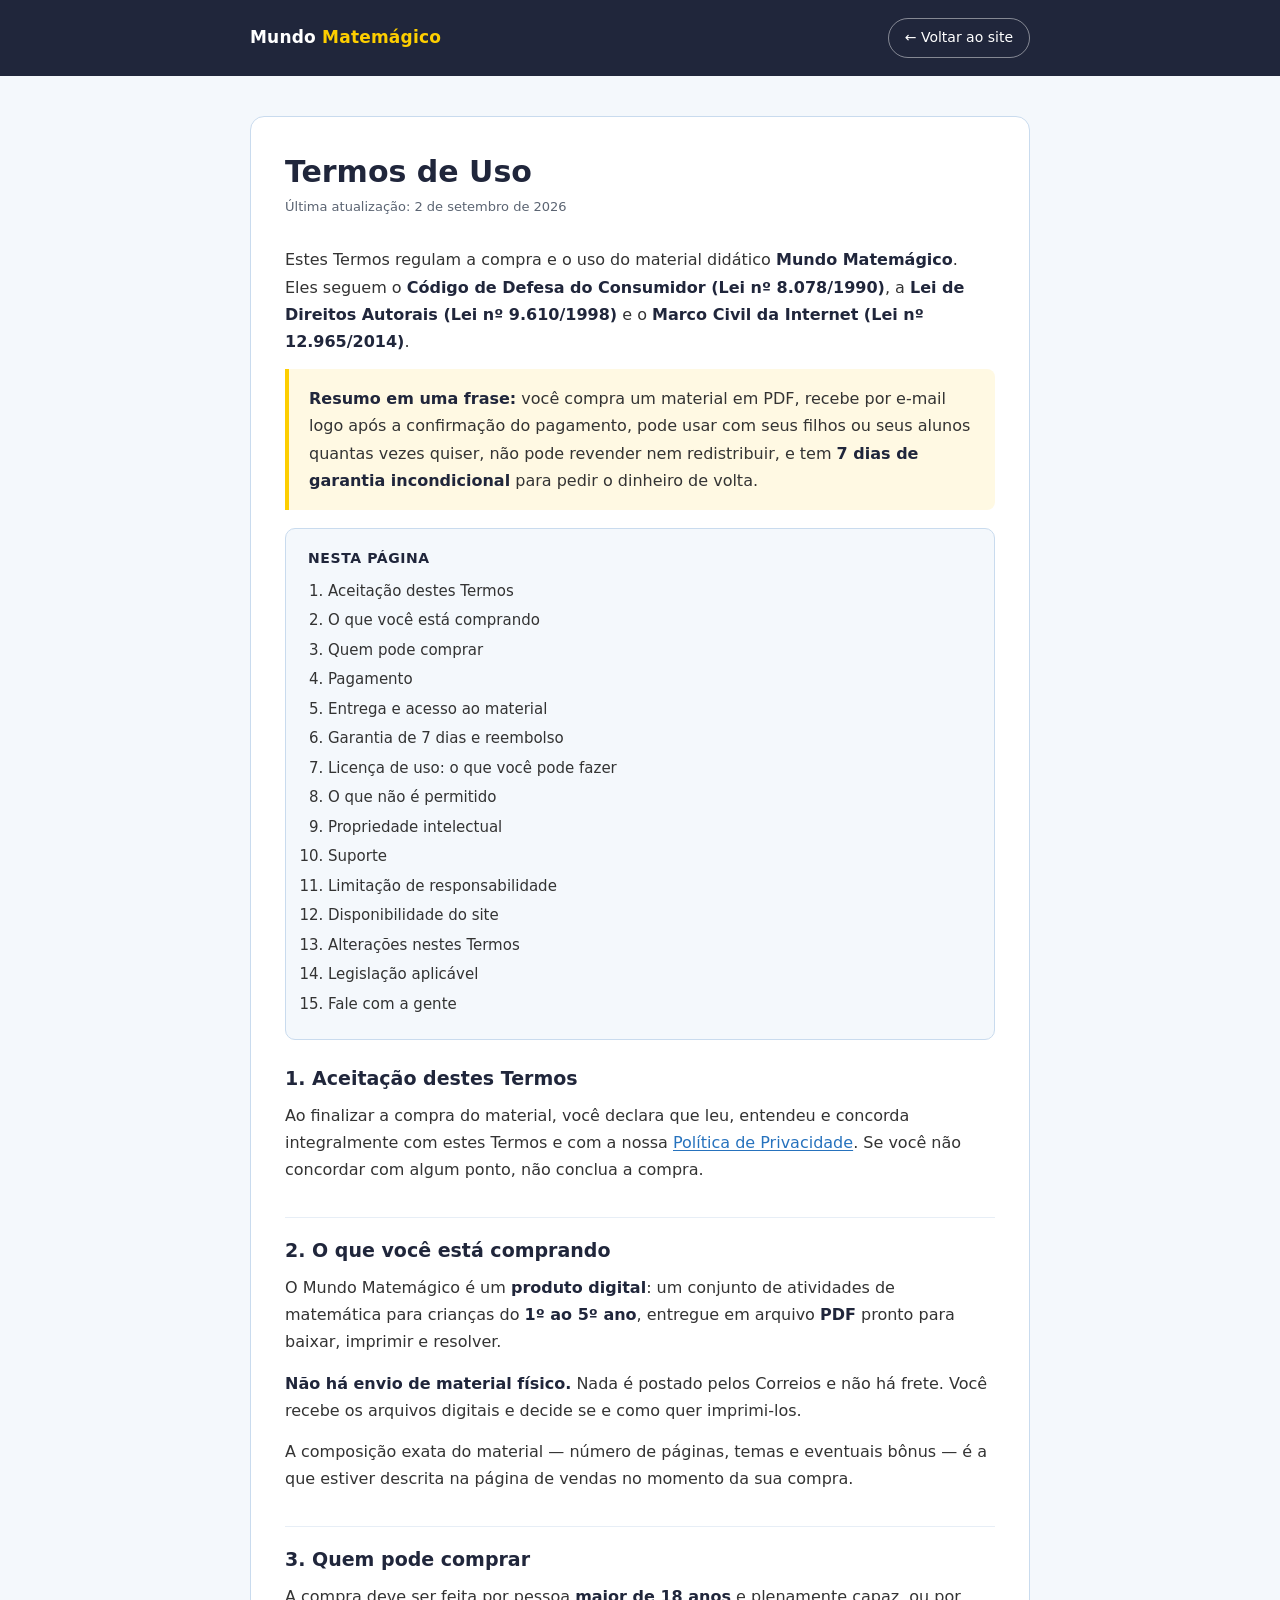
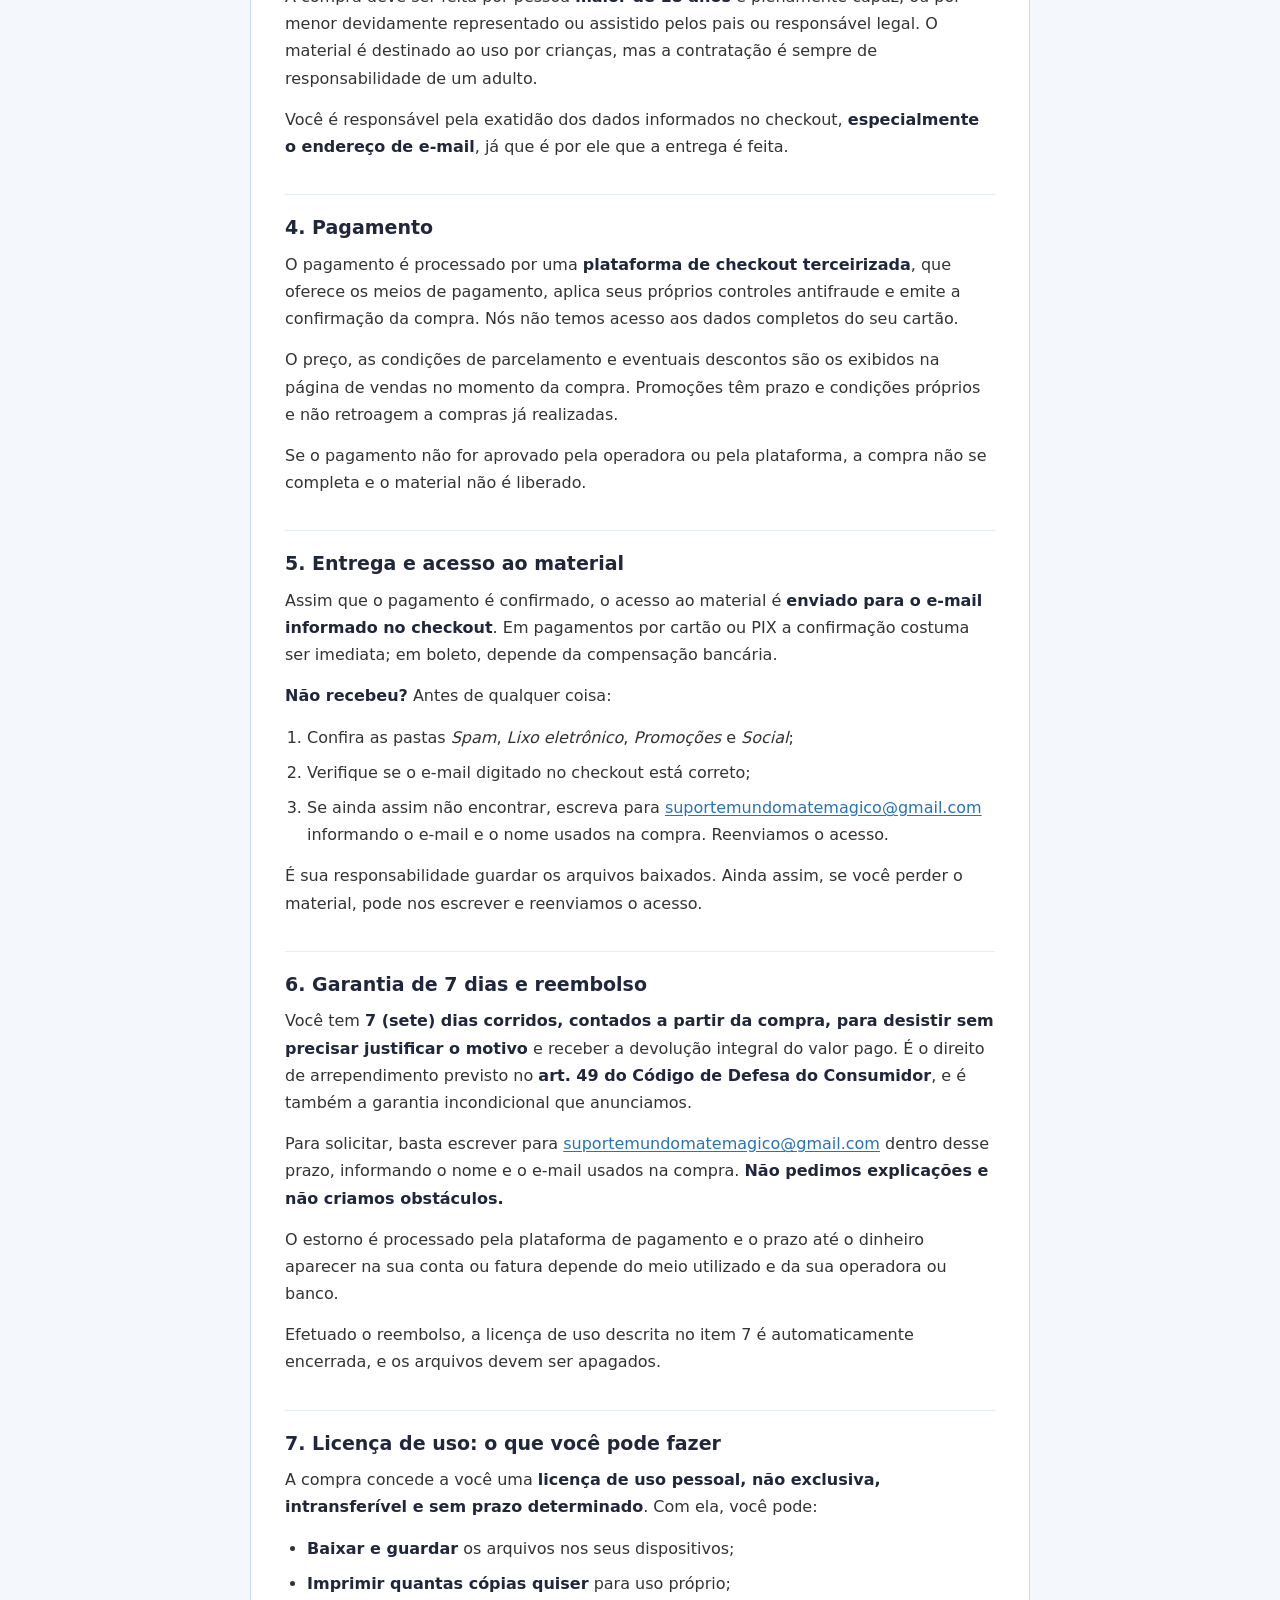
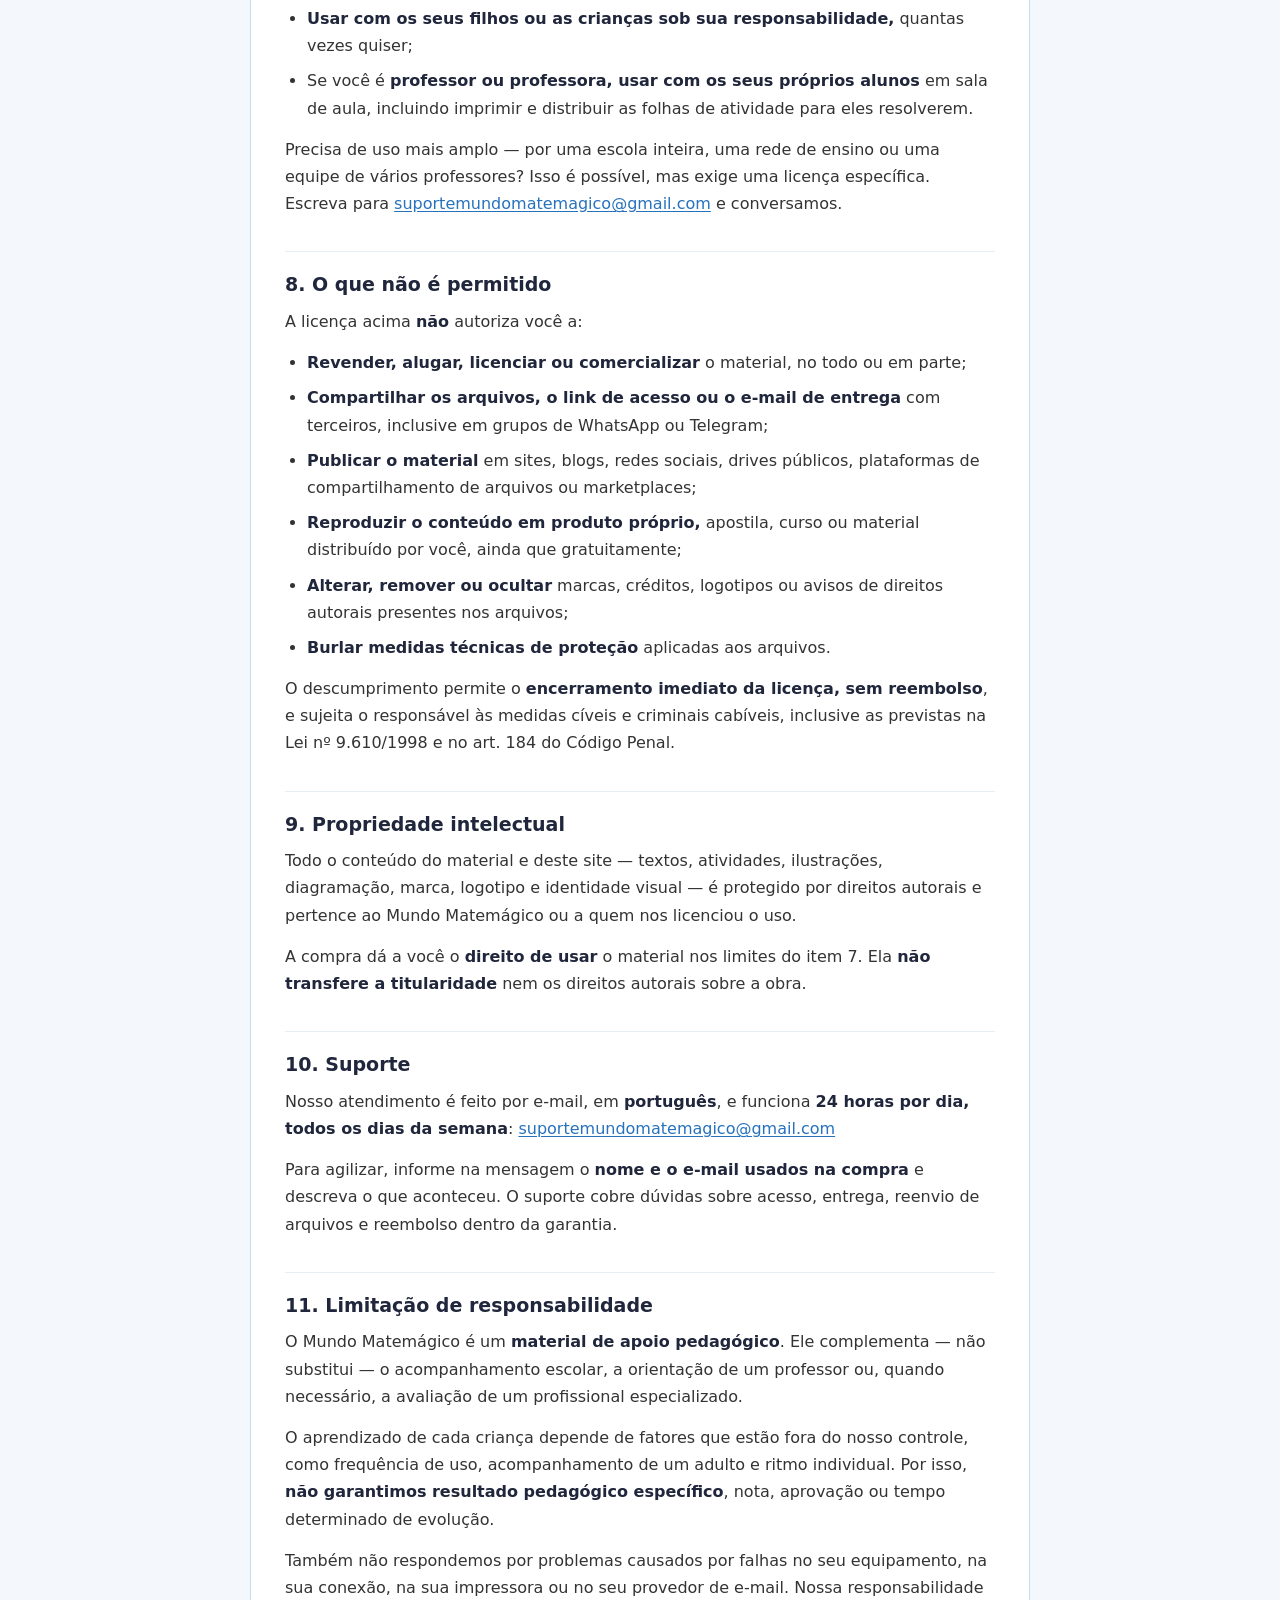
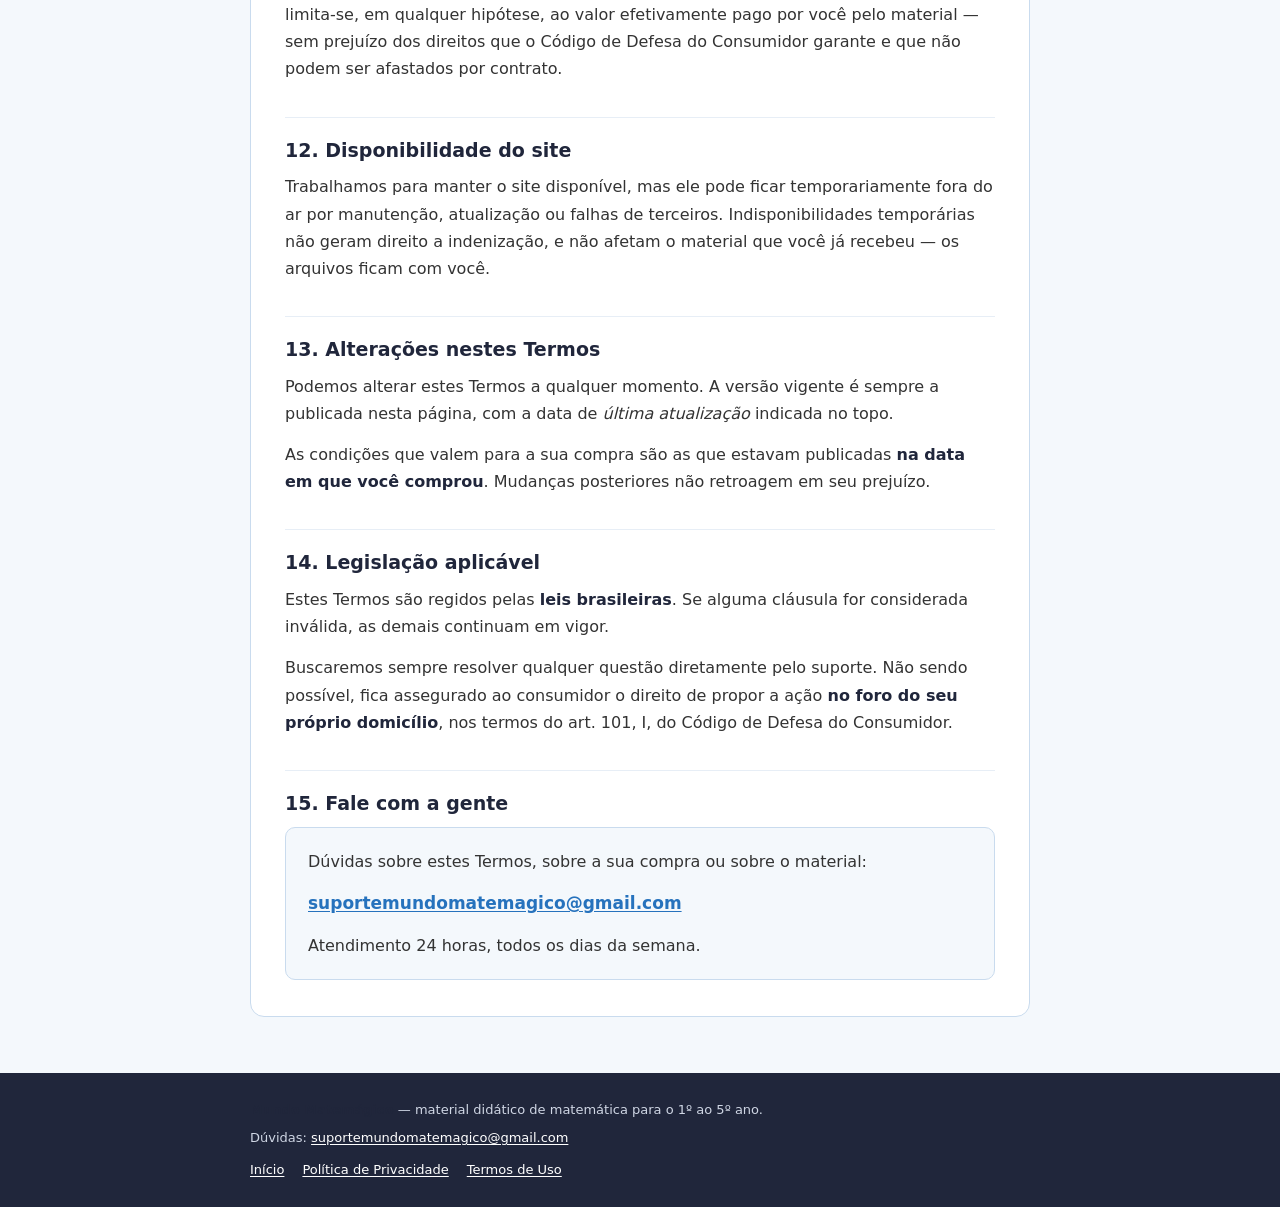
<file: termos-de-uso.html>
<!DOCTYPE html>
<html lang="pt-BR">
<head>
<meta charset="UTF-8">
<meta http-equiv="Content-Security-Policy" content="default-src 'self'; script-src 'none'; style-src 'self'; img-src 'self' data:; font-src 'self' data:; connect-src 'none'; form-action 'none'; frame-src 'none'; base-uri 'none'">
<meta name="viewport" content="width=device-width, initial-scale=1">
<meta name="robots" content="index, follow">
<title>Termos de Uso — Mundo Matemágico</title>
<meta name="description" content="Condições de compra, entrega, garantia e uso do material didático Mundo Matemágico.">
<link rel="icon" href="assets/icone-32.png" sizes="32x32">
<link rel="icon" href="assets/icone-192.png" sizes="192x192">
<link rel="apple-touch-icon" href="assets/icone-180.png">
<meta property="og:type" content="website">
<meta property="og:site_name" content="Mundo Matemágico">
<meta property="og:image" content="https://mundomatemagico.vercel.app/assets/og-mundo-matemagico.jpg">
<meta name="twitter:card" content="summary_large_image">
<link rel="stylesheet" href="_legal.css">
</head>
<body>

<header class="topo">
  <div class="wrap">
    <a class="marca" href="index.html">Mundo <span>Matemágico</span></a>
    <a class="voltar" href="index.html">&larr; Voltar ao site</a>
  </div>
</header>

<main>
<div class="wrap">
<article class="card">

  <h1>Termos de Uso</h1>
  <p class="atualizado">Última atualização: 2 de setembro de 2026</p>

  <p>Estes Termos regulam a compra e o uso do material didático <strong>Mundo Matemágico</strong>. Eles seguem o <strong>Código de Defesa do Consumidor (Lei nº 8.078/1990)</strong>, a <strong>Lei de Direitos Autorais (Lei nº 9.610/1998)</strong> e o <strong>Marco Civil da Internet (Lei nº 12.965/2014)</strong>.</p>

  <div class="destaque">
    <p><strong>Resumo em uma frase:</strong> você compra um material em PDF, recebe por e-mail logo após a confirmação do pagamento, pode usar com seus filhos ou seus alunos quantas vezes quiser, não pode revender nem redistribuir, e tem <strong>7 dias de garantia incondicional</strong> para pedir o dinheiro de volta.</p>
  </div>

  <div class="sumario">
    <p>Nesta página</p>
    <ol>
      <li>Aceitação destes Termos</li>
      <li>O que você está comprando</li>
      <li>Quem pode comprar</li>
      <li>Pagamento</li>
      <li>Entrega e acesso ao material</li>
      <li>Garantia de 7 dias e reembolso</li>
      <li>Licença de uso: o que você pode fazer</li>
      <li>O que não é permitido</li>
      <li>Propriedade intelectual</li>
      <li>Suporte</li>
      <li>Limitação de responsabilidade</li>
      <li>Disponibilidade do site</li>
      <li>Alterações nestes Termos</li>
      <li>Legislação aplicável</li>
      <li>Fale com a gente</li>
    </ol>
  </div>

  <h2>1. Aceitação destes Termos</h2>
  <p>Ao finalizar a compra do material, você declara que leu, entendeu e concorda integralmente com estes Termos e com a nossa <a href="politica-de-privacidade.html">Política de Privacidade</a>. Se você não concordar com algum ponto, não conclua a compra.</p>

  <h2>2. O que você está comprando</h2>
  <p>O Mundo Matemágico é um <strong>produto digital</strong>: um conjunto de atividades de matemática para crianças do <strong>1º ao 5º ano</strong>, entregue em arquivo <strong>PDF</strong> pronto para baixar, imprimir e resolver.</p>
  <p><strong>Não há envio de material físico.</strong> Nada é postado pelos Correios e não há frete. Você recebe os arquivos digitais e decide se e como quer imprimi-los.</p>
  <p>A composição exata do material — número de páginas, temas e eventuais bônus — é a que estiver descrita na página de vendas no momento da sua compra.</p>

  <h2>3. Quem pode comprar</h2>
  <p>A compra deve ser feita por pessoa <strong>maior de 18 anos</strong> e plenamente capaz, ou por menor devidamente representado ou assistido pelos pais ou responsável legal. O material é destinado ao uso por crianças, mas a contratação é sempre de responsabilidade de um adulto.</p>
  <p>Você é responsável pela exatidão dos dados informados no checkout, <strong>especialmente o endereço de e-mail</strong>, já que é por ele que a entrega é feita.</p>

  <h2>4. Pagamento</h2>
  <p>O pagamento é processado por uma <strong>plataforma de checkout terceirizada</strong>, que oferece os meios de pagamento, aplica seus próprios controles antifraude e emite a confirmação da compra. Nós não temos acesso aos dados completos do seu cartão.</p>
  <p>O preço, as condições de parcelamento e eventuais descontos são os exibidos na página de vendas no momento da compra. Promoções têm prazo e condições próprios e não retroagem a compras já realizadas.</p>
  <p>Se o pagamento não for aprovado pela operadora ou pela plataforma, a compra não se completa e o material não é liberado.</p>

  <h2>5. Entrega e acesso ao material</h2>
  <p>Assim que o pagamento é confirmado, o acesso ao material é <strong>enviado para o e-mail informado no checkout</strong>. Em pagamentos por cartão ou PIX a confirmação costuma ser imediata; em boleto, depende da compensação bancária.</p>
  <p><strong>Não recebeu?</strong> Antes de qualquer coisa:</p>
  <ol>
    <li>Confira as pastas <em>Spam</em>, <em>Lixo eletrônico</em>, <em>Promoções</em> e <em>Social</em>;</li>
    <li>Verifique se o e-mail digitado no checkout está correto;</li>
    <li>Se ainda assim não encontrar, escreva para <a href="mailto:suportemundomatemagico@gmail.com?subject=N%C3%A3o%20recebi%20o%20material">suportemundomatemagico@gmail.com</a> informando o e-mail e o nome usados na compra. Reenviamos o acesso.</li>
  </ol>
  <p>É sua responsabilidade guardar os arquivos baixados. Ainda assim, se você perder o material, pode nos escrever e reenviamos o acesso.</p>

  <h2>6. Garantia de 7 dias e reembolso</h2>
  <p>Você tem <strong>7 (sete) dias corridos, contados a partir da compra, para desistir sem precisar justificar o motivo</strong> e receber a devolução integral do valor pago. É o direito de arrependimento previsto no <strong>art. 49 do Código de Defesa do Consumidor</strong>, e é também a garantia incondicional que anunciamos.</p>
  <p>Para solicitar, basta escrever para <a href="mailto:suportemundomatemagico@gmail.com?subject=Solicita%C3%A7%C3%A3o%20de%20reembolso">suportemundomatemagico@gmail.com</a> dentro desse prazo, informando o nome e o e-mail usados na compra. <strong>Não pedimos explicações e não criamos obstáculos.</strong></p>
  <p>O estorno é processado pela plataforma de pagamento e o prazo até o dinheiro aparecer na sua conta ou fatura depende do meio utilizado e da sua operadora ou banco.</p>
  <p>Efetuado o reembolso, a licença de uso descrita no item 7 é automaticamente encerrada, e os arquivos devem ser apagados.</p>

  <h2>7. Licença de uso: o que você pode fazer</h2>
  <p>A compra concede a você uma <strong>licença de uso pessoal, não exclusiva, intransferível e sem prazo determinado</strong>. Com ela, você pode:</p>
  <ul>
    <li><strong>Baixar e guardar</strong> os arquivos nos seus dispositivos;</li>
    <li><strong>Imprimir quantas cópias quiser</strong> para uso próprio;</li>
    <li><strong>Usar com os seus filhos ou as crianças sob sua responsabilidade,</strong> quantas vezes quiser;</li>
    <li>Se você é <strong>professor ou professora, usar com os seus próprios alunos</strong> em sala de aula, incluindo imprimir e distribuir as folhas de atividade para eles resolverem.</li>
  </ul>
  <p>Precisa de uso mais amplo — por uma escola inteira, uma rede de ensino ou uma equipe de vários professores? Isso é possível, mas exige uma licença específica. Escreva para <a href="mailto:suportemundomatemagico@gmail.com?subject=Licen%C3%A7a%20institucional">suportemundomatemagico@gmail.com</a> e conversamos.</p>

  <h2>8. O que não é permitido</h2>
  <p>A licença acima <strong>não</strong> autoriza você a:</p>
  <ul>
    <li><strong>Revender, alugar, licenciar ou comercializar</strong> o material, no todo ou em parte;</li>
    <li><strong>Compartilhar os arquivos, o link de acesso ou o e-mail de entrega</strong> com terceiros, inclusive em grupos de WhatsApp ou Telegram;</li>
    <li><strong>Publicar o material</strong> em sites, blogs, redes sociais, drives públicos, plataformas de compartilhamento de arquivos ou marketplaces;</li>
    <li><strong>Reproduzir o conteúdo em produto próprio,</strong> apostila, curso ou material distribuído por você, ainda que gratuitamente;</li>
    <li><strong>Alterar, remover ou ocultar</strong> marcas, créditos, logotipos ou avisos de direitos autorais presentes nos arquivos;</li>
    <li><strong>Burlar medidas técnicas de proteção</strong> aplicadas aos arquivos.</li>
  </ul>
  <p>O descumprimento permite o <strong>encerramento imediato da licença, sem reembolso</strong>, e sujeita o responsável às medidas cíveis e criminais cabíveis, inclusive as previstas na Lei nº 9.610/1998 e no art. 184 do Código Penal.</p>

  <h2>9. Propriedade intelectual</h2>
  <p>Todo o conteúdo do material e deste site — textos, atividades, ilustrações, diagramação, marca, logotipo e identidade visual — é protegido por direitos autorais e pertence ao Mundo Matemágico ou a quem nos licenciou o uso.</p>
  <p>A compra dá a você o <strong>direito de usar</strong> o material nos limites do item 7. Ela <strong>não transfere a titularidade</strong> nem os direitos autorais sobre a obra.</p>

  <h2>10. Suporte</h2>
  <p>Nosso atendimento é feito por e-mail, em <strong>português</strong>, e funciona <strong>24 horas por dia, todos os dias da semana</strong>: <a href="mailto:suportemundomatemagico@gmail.com?subject=Suporte%20-%20Mundo%20Matem%C3%A1gico">suportemundomatemagico@gmail.com</a></p>
  <p>Para agilizar, informe na mensagem o <strong>nome e o e-mail usados na compra</strong> e descreva o que aconteceu. O suporte cobre dúvidas sobre acesso, entrega, reenvio de arquivos e reembolso dentro da garantia.</p>

  <h2>11. Limitação de responsabilidade</h2>
  <p>O Mundo Matemágico é um <strong>material de apoio pedagógico</strong>. Ele complementa — não substitui — o acompanhamento escolar, a orientação de um professor ou, quando necessário, a avaliação de um profissional especializado.</p>
  <p>O aprendizado de cada criança depende de fatores que estão fora do nosso controle, como frequência de uso, acompanhamento de um adulto e ritmo individual. Por isso, <strong>não garantimos resultado pedagógico específico</strong>, nota, aprovação ou tempo determinado de evolução.</p>
  <p>Também não respondemos por problemas causados por falhas no seu equipamento, na sua conexão, na sua impressora ou no seu provedor de e-mail. Nossa responsabilidade limita-se, em qualquer hipótese, ao valor efetivamente pago por você pelo material — sem prejuízo dos direitos que o Código de Defesa do Consumidor garante e que não podem ser afastados por contrato.</p>

  <h2>12. Disponibilidade do site</h2>
  <p>Trabalhamos para manter o site disponível, mas ele pode ficar temporariamente fora do ar por manutenção, atualização ou falhas de terceiros. Indisponibilidades temporárias não geram direito a indenização, e não afetam o material que você já recebeu — os arquivos ficam com você.</p>

  <h2>13. Alterações nestes Termos</h2>
  <p>Podemos alterar estes Termos a qualquer momento. A versão vigente é sempre a publicada nesta página, com a data de <em>última atualização</em> indicada no topo.</p>
  <p>As condições que valem para a sua compra são as que estavam publicadas <strong>na data em que você comprou</strong>. Mudanças posteriores não retroagem em seu prejuízo.</p>

  <h2>14. Legislação aplicável</h2>
  <p>Estes Termos são regidos pelas <strong>leis brasileiras</strong>. Se alguma cláusula for considerada inválida, as demais continuam em vigor.</p>
  <p>Buscaremos sempre resolver qualquer questão diretamente pelo suporte. Não sendo possível, fica assegurado ao consumidor o direito de propor a ação <strong>no foro do seu próprio domicílio</strong>, nos termos do art. 101, I, do Código de Defesa do Consumidor.</p>

  <h2>15. Fale com a gente</h2>
  <div class="contato">
    <p>Dúvidas sobre estes Termos, sobre a sua compra ou sobre o material:</p>
    <p class="email"><a href="mailto:suportemundomatemagico@gmail.com?subject=Termos%20de%20Uso%20-%20Mundo%20Matem%C3%A1gico">suportemundomatemagico@gmail.com</a></p>
    <p>Atendimento 24 horas, todos os dias da semana.</p>
  </div>

</article>
</div>
</main>

<footer>
  <div class="wrap">
    <p><strong>Mundo Matemágico</strong> — material didático de matemática para o 1º ao 5º ano.</p>
    <p>Dúvidas: <a href="mailto:suportemundomatemagico@gmail.com">suportemundomatemagico@gmail.com</a></p>
    <div class="links">
      <a href="index.html">Início</a>
      <a href="politica-de-privacidade.html">Política de Privacidade</a>
      <a href="termos-de-uso.html">Termos de Uso</a>
    </div>
  </div>
</footer>

</body>
</html>
</file>
<file: checkout.css>
/* Checkout - Mundo Matemagico
   Paleta herdada da landing: azul #2672BD, navy #20263B, amarelo #fdce00 */
:root{
  --azul:#2672BD;
  --azul-esc:#12304B;
  --navy:#20263B;
  --amarelo:#fdce00;
  --verde:#16A34A;
  --verde-esc:#128040;
  --fundo:#F4F8FC;
  --borda:#C9DBEE;
  --texto:#333;
  --suave:#6b7482;
  --branco:#fff;
  --sombra:0 2px 10px rgba(32,38,59,.07);
}
*{box-sizing:border-box}
html{-webkit-text-size-adjust:100%}
body{
  margin:0;background:var(--fundo);color:var(--texto);
  font-family:"Montserrat",system-ui,-apple-system,"Segoe UI",Roboto,Arial,sans-serif;
  font-size:15px;line-height:1.6;
}
img{max-width:100%;height:auto;display:block}
:focus-visible{outline:3px solid var(--amarelo);outline-offset:2px;border-radius:6px}

/* ---------- topo ---------- */
.barra{background:var(--branco);border-bottom:1px solid var(--borda);padding:14px 0}
.barra .wrap{display:flex;align-items:center;justify-content:space-between;gap:14px}
.barra img{height:42px;width:auto}
.seguro{display:flex;align-items:center;gap:6px;color:var(--verde);font-size:12px;font-weight:700;white-space:nowrap}
.seguro svg{width:15px;height:15px;fill:currentColor;flex:none}

.wrap{max-width:760px;margin:0 auto;padding:0 16px}

/* ---------- passos ---------- */
.passos{display:flex;align-items:center;gap:10px;justify-content:center;margin:22px 0 4px;flex-wrap:wrap}
.passo{display:flex;align-items:center;gap:8px;font-size:12.5px;font-weight:700;color:var(--suave)}
.passo .n{width:22px;height:22px;border-radius:50%;display:grid;place-items:center;background:#dbe5f0;color:var(--suave);font-size:12px;flex:none}
.passo.on{color:var(--navy)}
.passo.on .n{background:var(--azul);color:#fff}
.passos .sep{width:26px;height:2px;background:#dbe5f0;border-radius:2px}

main{padding:8px 0 44px}
h1{font-size:21px;color:var(--navy);margin:18px 0 14px;line-height:1.3}

.bloco{background:var(--branco);border:1px solid var(--borda);border-radius:14px;box-shadow:var(--sombra);padding:20px;margin-bottom:16px}
.bloco > h2{
  font-size:12px;letter-spacing:.9px;text-transform:uppercase;color:var(--suave);
  margin:0 0 14px;font-weight:800;
}

/* ---------- carrinho ---------- */
.item{display:flex;gap:14px;align-items:flex-start}
.item .thumb{width:76px;height:76px;flex:none;border-radius:10px;overflow:hidden;border:1px solid var(--borda);background:var(--fundo)}
.item .thumb img{width:100%;height:100%;object-fit:cover}
.item .nome{font-weight:800;color:var(--navy);font-size:16px;margin:0 0 3px;line-height:1.3}
.item .desc{color:var(--suave);font-size:13px;margin:0}
.item .val{margin-left:auto;text-align:right;flex:none}
.item .val .preco{font-weight:800;color:var(--verde);font-size:17px;white-space:nowrap}
.item .val .de{display:block;font-size:12px;color:var(--suave);text-decoration:line-through}
.item .val .de[hidden]{display:none}

/* ---------- selecao de plano ---------- */
.planos{display:grid;gap:12px}
.plano{
  position:relative;display:block;cursor:pointer;
  border:2px solid var(--borda);border-radius:12px;padding:16px 16px 16px 46px;background:var(--branco);
  transition:border-color .15s,background .15s;
}
.plano:hover{border-color:var(--azul)}
.plano input{position:absolute;opacity:0;pointer-events:none}
.plano .marca{
  position:absolute;left:16px;top:18px;width:20px;height:20px;border-radius:50%;
  border:2px solid #b9c9db;background:#fff;transition:border-color .15s;
}
.plano .marca::after{
  content:"";position:absolute;inset:3px;border-radius:50%;background:var(--azul);transform:scale(0);transition:transform .15s;
}
.plano input:checked ~ .marca{border-color:var(--azul)}
.plano input:checked ~ .marca::after{transform:scale(1)}
.plano:has(input:checked){border-color:var(--azul);background:#F7FBFF}
.plano input:focus-visible ~ .marca{outline:3px solid var(--amarelo);outline-offset:2px}

.plano .corpo{display:block}
.plano .titulo{font-weight:800;color:var(--navy);font-size:15.5px;display:flex;align-items:center;gap:8px;flex-wrap:wrap}
.plano .resumo{display:block;color:var(--suave);font-size:13px;margin:3px 0 0}
.plano .linha-preco{margin-top:8px;display:flex;align-items:baseline;gap:8px;flex-wrap:wrap}
.plano .p{font-size:20px;font-weight:800;color:var(--verde)}
.plano .p-de{font-size:13px;color:var(--suave);text-decoration:line-through}
.plano .p-parc{font-size:12.5px;color:var(--suave);width:100%}
.selo{
  background:var(--amarelo);color:var(--navy);font-size:10.5px;font-weight:800;
  letter-spacing:.5px;padding:3px 8px;border-radius:99px;text-transform:uppercase;white-space:nowrap;
}

/* ---------- inclusos ---------- */
.inclui{list-style:none;margin:0;padding:0}
.inclui li{display:flex;gap:9px;align-items:flex-start;margin-bottom:9px;font-size:14px}
.inclui li:last-child{margin-bottom:0}
.inclui svg{width:15px;height:15px;fill:var(--verde);flex:none;margin-top:4px}

/* ---------- resumo ---------- */
.resumo-linha{display:flex;justify-content:space-between;gap:12px;font-size:14px;margin-bottom:9px;color:var(--suave)}
.resumo-total{
  display:flex;justify-content:space-between;align-items:baseline;gap:12px;
  border-top:1px dashed var(--borda);margin-top:14px;padding-top:14px;
}
.resumo-total .rot{font-weight:800;color:var(--navy);font-size:16px}
.resumo-total .v{font-weight:800;color:var(--verde);font-size:26px;line-height:1}
.parcelado{text-align:right;color:var(--suave);font-size:12.5px;margin:6px 0 0}

/* ---------- pagamento ---------- */
.formas{display:flex;gap:10px;flex-wrap:wrap;margin:0 0 12px;align-items:stretch}
.forma{
  display:flex;align-items:center;gap:9px;border:1px solid var(--borda);border-radius:9px;
  padding:9px 14px;font-size:13.5px;font-weight:700;color:var(--navy);background:var(--fundo);
}
.forma .rot{display:block;line-height:1.25}
.forma svg{width:19px;height:19px;flex:none}

/* o meio principal: borda e fundo do proprio Pix, para o olho cair nele antes */
.forma.principal{
  border:2px solid #32BCAD;background:#F2FCFB;padding:9px 15px;
  box-shadow:0 1px 4px rgba(50,188,173,.18);
}
.forma.principal svg{width:22px;height:22px}
.forma.principal .rot b{
  display:block;font-size:10.5px;font-weight:800;color:#1E8F83;
  letter-spacing:.3px;text-transform:uppercase;margin-top:1px;
}
.forma svg.card{fill:var(--azul)}
.forma svg.pix{fill:#32BCAD;stroke:#32BCAD}
.nota{color:var(--suave);font-size:12.5px;margin:0}

/* ---------- selos de confianca ----------
   Sem borda nem fundo de propósito: entre dois cartões brancos, uma faixa
   leve separa melhor do que mais um cartão. */
.selos{
  list-style:none;margin:0 0 16px;padding:2px 4px;
  display:grid;grid-template-columns:repeat(2,1fr);gap:14px 12px;
}
.selos li{display:flex;align-items:flex-start;gap:9px}
.selos svg{width:20px;height:20px;fill:var(--verde);flex:none;margin-top:2px}
.selos span{display:block;font-size:12px;line-height:1.35;color:var(--suave)}
.selos b{display:block;color:var(--navy);font-size:13px;font-weight:800;margin-bottom:1px}
@media (min-width:560px){
  .selos{grid-template-columns:repeat(4,1fr);gap:16px}
}

/* ---------- identificacao ---------- */
.campos{display:grid;gap:16px}
.campo label{display:block;font-weight:700;color:var(--navy);font-size:14px;margin-bottom:6px}
.campo input{
  width:100%;font-family:inherit;font-size:15px;color:var(--texto);
  border:1px solid var(--borda);border-radius:10px;padding:14px 16px;background:var(--branco);
  transition:border-color .15s,box-shadow .15s;
}
.campo input::placeholder{color:#9aa5b1}
.campo input:focus{outline:none;border-color:var(--azul);box-shadow:0 0 0 3px rgba(38,114,189,.16)}
.campo .erro{display:none;color:#C0392B;font-size:12.5px;margin:6px 0 0}
.campo.invalido input{border-color:#E5A0A0;background:#FFFAFA}
.campo.invalido input:focus{border-color:#C0392B;box-shadow:0 0 0 3px rgba(192,57,43,.14)}
.campo.invalido .erro{display:block}
/* WhatsApp e CPF lado a lado quando ha espaco: sao curtos e se completam */
.dupla{display:grid;gap:16px}
@media (min-width:520px){
  .dupla{grid-template-columns:1fr 1fr}
}
.dica{color:var(--suave);font-size:12.5px;margin:16px 0 0}

/* atalho ate o botao de compra */
.descer{
  display:flex;align-items:center;justify-content:center;gap:9px;
  width:100%;margin:16px 0 0;cursor:pointer;
  background:var(--branco);color:var(--azul);
  border:2px solid var(--azul);border-radius:11px;
  font-family:inherit;font-size:15px;font-weight:800;letter-spacing:.2px;
  padding:14px 18px;
  transition:background .15s,color .15s;
}
.descer:hover{background:var(--azul);color:#fff}
.descer svg{width:15px;height:15px;fill:currentColor;flex:none;transition:transform .15s}
.descer:hover svg{transform:translateY(2px)}
@media (prefers-reduced-motion:reduce){
  .descer,.descer svg{transition:none}
}

/* ---------- depoimentos: prints do WhatsApp ----------
   Empilhados, um abaixo do outro: o cliente ve as tres conversas so rolando,
   sem precisar descobrir que dava para arrastar de lado.
   Sem moldura: nada de borda, canto arredondado, sombra ou fundo bege em
   volta. O print ocupa toda a largura do bloco. */
.prints{
  display:flex;flex-direction:column;gap:14px;margin:0;
}
.prints figure{
  margin:0;width:100%;
}
.prints img{display:block;width:100%;height:auto}

/* ---------- (mantido) conversas recriadas em HTML ----------
   Recriadas em HTML, nao sao prints. O texto e real (transcrito das conversas
   do lojista); o que se reproduz aqui e so a linguagem visual do aplicativo,
   porque e nela que o cliente reconhece uma conversa de verdade.
   Telefone, e-mail e foto ficam de fora: dado pessoal nao vai para a pagina. */
.conversas{display:grid;gap:14px;margin:0}
.conversa{
  background:#EFE7DE;
  background-image:radial-gradient(rgba(11,20,26,.035) 1px, transparent 1px);
  background-size:20px 20px;
  border:1px solid #E1D8CD;border-radius:12px;
  padding:15px 13px 20px;
  display:flex;flex-direction:column;gap:13px;
}
.msg{
  position:relative;max-width:87%;
  padding:7px 10px 4px;border-radius:9px;
  font-size:13.5px;line-height:1.46;color:#111B21;
  box-shadow:0 1px 1px rgba(11,20,26,.13);
}
.msg p{margin:0}
.msg.rec{align-self:flex-start;background:#fff;border-top-left-radius:2px}
.msg.env{align-self:flex-end;background:#D9FDD3;border-top-right-radius:2px}
.msg .hora{
  display:flex;align-items:center;justify-content:flex-end;gap:3px;
  font-size:10.5px;color:#667781;margin-top:2px;
  font-variant-numeric:tabular-nums;
}
.msg .hora svg{width:15px;height:15px;fill:#53BDEB;flex:none}
.msg .reacao{
  position:absolute;left:9px;bottom:-12px;
  background:#fff;border:1px solid #E1D8CD;border-radius:99px;
  padding:1px 6px;font-size:11px;line-height:1.35;
  box-shadow:0 1px 2px rgba(11,20,26,.12);
}
.msg.tem-reacao{margin-bottom:7px}

.fonte{margin:18px 0 0;color:var(--suave);font-size:11.5px;line-height:1.45}

/* ---------- garantia ---------- */
.garantia{display:flex;gap:12px;align-items:flex-start;background:#FFF9E3;border-left:4px solid var(--amarelo);border-radius:0 10px 10px 0;padding:14px 16px;margin-bottom:16px}
.garantia svg{width:22px;height:22px;fill:var(--amarelo);flex:none;margin-top:2px}
.garantia p{margin:0;font-size:13.5px}
.garantia strong{color:var(--navy)}

/* ---------- CTA ---------- */
.cta{
  display:block;width:100%;text-align:center;text-decoration:none;cursor:pointer;
  background:var(--verde);color:#fff;font-family:inherit;font-weight:800;font-size:17px;letter-spacing:.4px;
  border:0;border-radius:12px;padding:18px 20px;box-shadow:0 4px 0 var(--verde-esc);
  transition:transform .08s,box-shadow .08s,background .15s;
}
.cta:hover{background:#15b054}
.cta:active{transform:translateY(3px);box-shadow:0 1px 0 var(--verde-esc)}
.cta[aria-disabled="true"]{background:#b6bfca;box-shadow:0 4px 0 #97a1ae;cursor:not-allowed}
.cta[aria-disabled="true"]:active{transform:none;box-shadow:0 4px 0 #97a1ae}
.pos-cta{text-align:center;color:var(--suave);font-size:12.5px;margin:12px 0 0}

.aviso{
  display:none;background:#FDECEC;border:1px solid #F5B5B5;color:#8A1F1F;
  border-radius:10px;padding:14px 16px;font-size:13.5px;margin:0 0 14px;
}
.aviso.on{display:block}
.aviso code{background:#fff;border:1px solid #EEC9C9;border-radius:4px;padding:1px 5px;font-size:12.5px}

/* ---------- rodape ---------- */
footer{background:var(--navy);color:#cfd6e4;padding:24px 0;font-size:12.5px}
footer a{color:#fff}
footer p{margin:0 0 6px}
footer .links{display:flex;flex-wrap:wrap;gap:8px 16px;margin-top:10px}

@media (min-width:680px){
  body{font-size:15.5px}
  h1{font-size:24px}
  .bloco{padding:24px}
  .planos{gap:14px}
}
</file>
<file: _legal.css>
/* Estilo compartilhado das paginas legais - Mundo Matemagico */
:root{
  --azul:#2672BD;
  --navy:#20263B;
  --amarelo:#fdce00;
  --fundo:#F4F8FC;
  --texto:#333;
  --suave:#5b6472;
  --borda:#C9DBEE;
}
*{box-sizing:border-box}
html{-webkit-text-size-adjust:100%}
body{
  margin:0;
  background:var(--fundo);
  color:var(--texto);
  font-family:"Montserrat",system-ui,-apple-system,"Segoe UI",Roboto,Arial,sans-serif;
  font-size:16px;
  line-height:1.7;
}
a{color:var(--azul);text-decoration:underline;text-underline-offset:2px}
a:hover,a:focus-visible{color:var(--navy)}
:focus-visible{outline:3px solid var(--amarelo);outline-offset:2px;border-radius:3px}

.topo{background:var(--navy);color:#fff;padding:18px 0}
.topo .wrap{display:flex;flex-wrap:wrap;gap:12px;align-items:center;justify-content:space-between}
.topo .marca{font-weight:700;font-size:17px;letter-spacing:.2px;color:#fff;text-decoration:none}
.topo .marca span{color:var(--amarelo)}
.topo .voltar{color:#fff;font-size:14px;text-decoration:none;border:1px solid rgba(255,255,255,.45);border-radius:999px;padding:7px 16px}
.topo .voltar:hover,.topo .voltar:focus-visible{background:#fff;color:var(--navy)}

.wrap{max-width:820px;margin:0 auto;padding:0 20px}

main{padding:40px 0 56px}
.card{background:#fff;border:1px solid var(--borda);border-radius:14px;padding:36px 34px}

h1{font-size:30px;line-height:1.25;color:var(--navy);margin:0 0 6px}
.atualizado{color:var(--suave);font-size:13px;margin:0 0 28px}
h2{font-size:19px;line-height:1.35;color:var(--navy);margin:34px 0 10px;padding-top:20px;border-top:1px solid #E7EEF6}
h2:first-of-type{border-top:0;padding-top:0;margin-top:26px}
h3{font-size:16px;color:var(--navy);margin:22px 0 8px}
p{margin:0 0 14px}
ul,ol{margin:0 0 14px;padding-left:22px}
li{margin-bottom:8px}
strong{color:var(--navy)}

.sumario{background:var(--fundo);border:1px solid var(--borda);border-radius:10px;padding:18px 22px;margin:0 0 8px}
.sumario p{font-weight:700;color:var(--navy);margin:0 0 8px;font-size:14px;text-transform:uppercase;letter-spacing:.6px}
.sumario ol{margin:0;padding-left:20px}
.sumario li{margin-bottom:4px;font-size:15px}

.destaque{background:#FFF9E3;border-left:4px solid var(--amarelo);border-radius:0 8px 8px 0;padding:16px 20px;margin:0 0 18px}
.destaque p:last-child{margin-bottom:0}

.contato{background:var(--fundo);border:1px solid var(--borda);border-radius:10px;padding:20px 22px;margin-top:8px}
.contato p:last-child{margin-bottom:0}
.contato .email{font-size:17px;font-weight:700;word-break:break-word}

footer{background:var(--navy);color:#cfd6e4;padding:26px 0;font-size:13px}
footer a{color:#fff}
footer p{margin:0 0 6px}
footer p:last-child{margin-bottom:0}
footer .links{display:flex;flex-wrap:wrap;gap:8px 18px;margin-top:10px}

@media (max-width:600px){
  body{font-size:15px}
  .card{padding:26px 20px;border-radius:12px}
  h1{font-size:24px}
  h2{font-size:17px}
}
</file>
